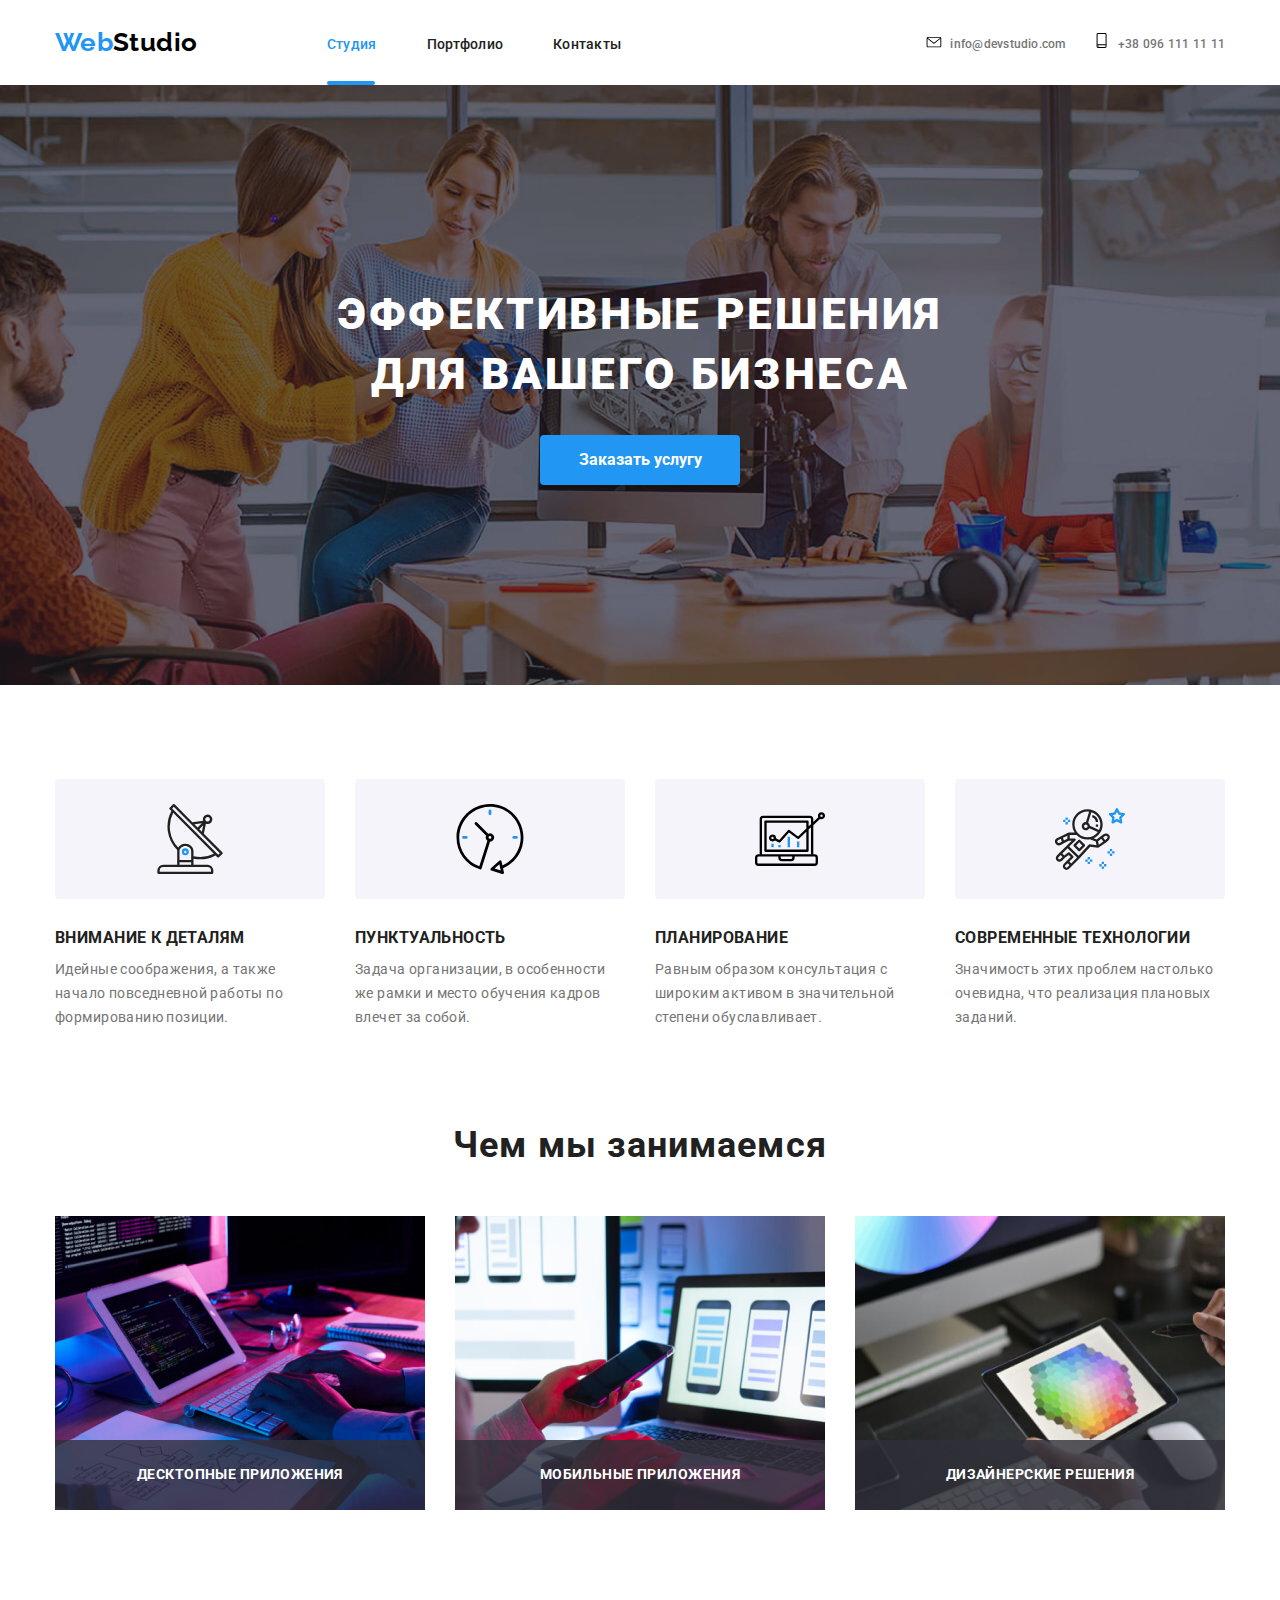
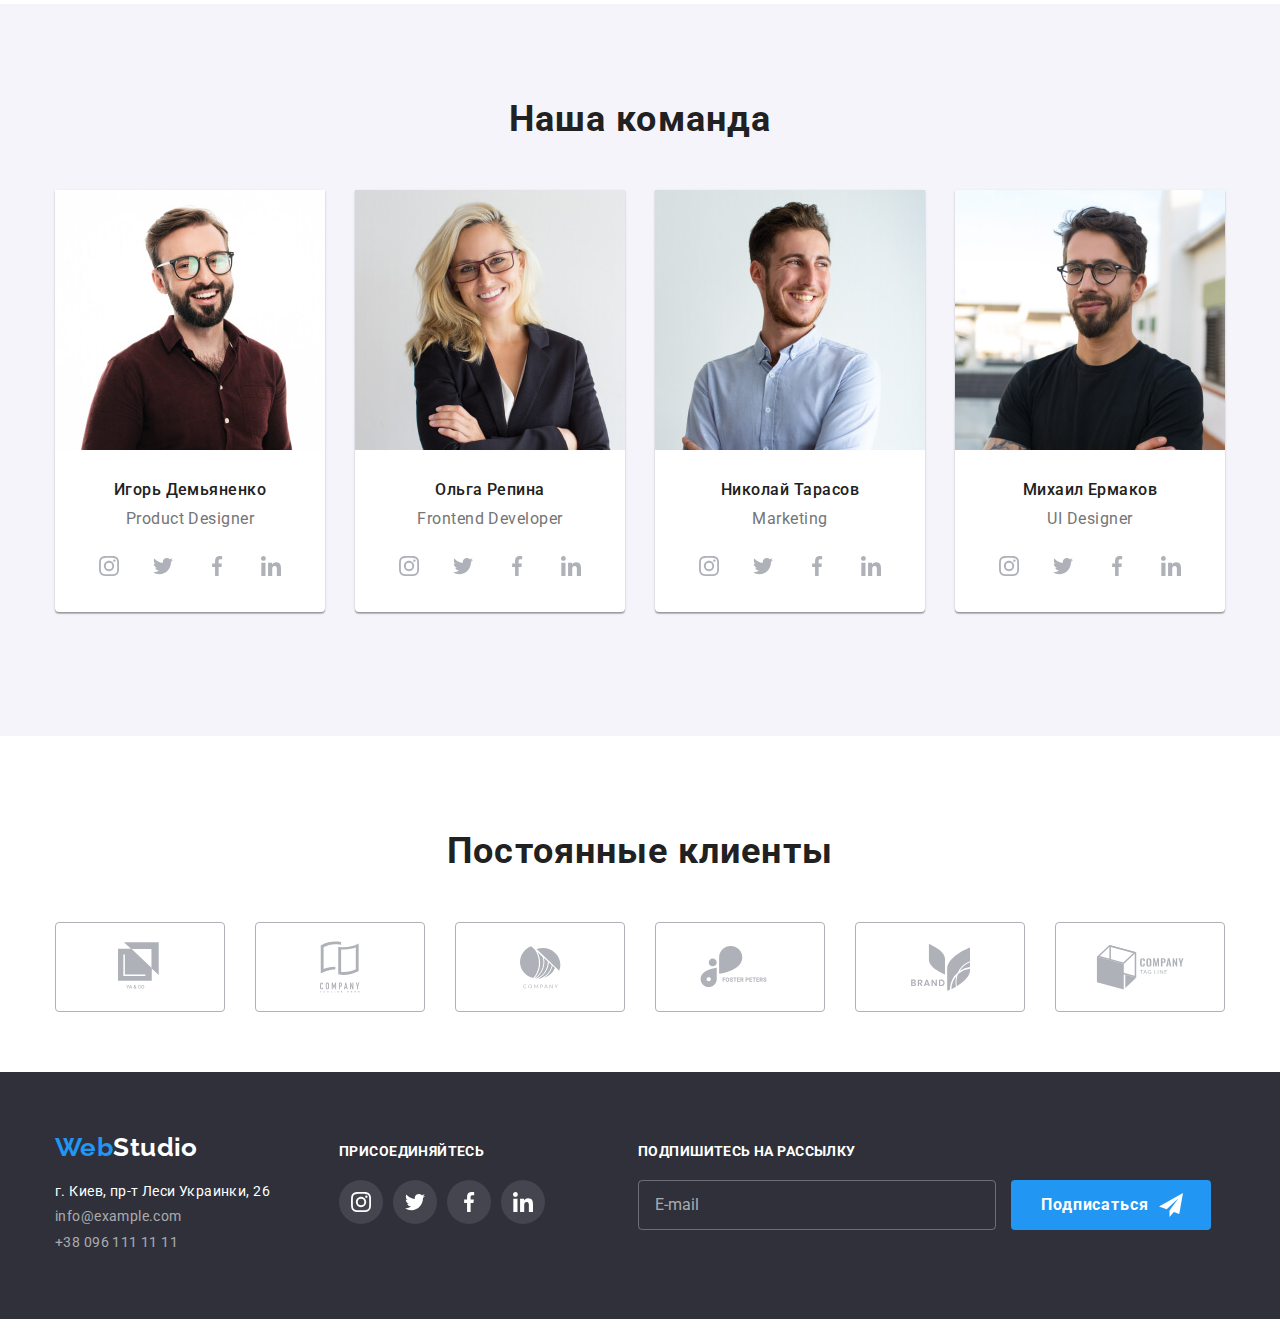
<file: index.html>
<!DOCTYPE html>
<html lang="ru">
  <head>
    <meta charset="UTF-8" />
    <meta name="viewport" content="width=device-width, initial-scale=1.0" />
    <title>Веб Студия</title>
    <link
      href="https://fonts.googleapis.com/css2?family=Raleway:wght@700&family=Roboto:wght@400;500;700;900&display=swap"
      rel="stylesheet"
    />
    <link rel="stylesheet" href="./css/main.min.css" />
  </head>
  <body>
    <!-- Шапка сайта -->
    <header class="header">
      <div class="container">
        <a class="logo link" href="./index.html" lang="en"
          ><span class="logo-blue-word link">Web</span>Studio</a
        >
        <button
          type="button"
          class="menu-btn"
          aria-expanded="false"
          aria-controls="menu-container"
          data-menu-button
        >
          <svg class="btn-icon" width="20px" height="20px">
            <use
              class="icon-open"
              href="./images/sprite.svg#burger-icon-menu"
            ></use>
            <use
              class="icon-close"
              href="./images/sprite.svg#close-icon-menu"
            ></use>
          </svg>
        </button>
        <div class="menu-container" data-menu>
          <nav class="navigation">
            <ul class="navigation-list list">
              <li class="navigation-list-item current-main">
                <a class="navigation-list-link link" href="./index.html"
                  >Студия</a
                >
              </li>
              <li class="navigation-list-item">
                <a class="navigation-list-link link" href="./portfolio.html"
                  >Портфолио</a
                >
              </li>
              <li class="navigation-list-item">
                <a class="navigation-list-link link" href="">Контакты</a>
              </li>
            </ul>
          </nav>
          <address class="header-contacts">
            <ul class="header-contacts-list list">
              <li class="header-contacts-list-item">
                <a class="header-mail link" href="mailto:info@devstudio.com">
                  <svg
                    class="header-address-icons-svg"
                    width="16px"
                    height="12px"
                  >
                    <use href="./images/sprite.svg#icon-envelope"></use>
                  </svg>
                  info@devstudio.com
                </a>
              </li>
              <li class="header-contacts-list-item">
                <a class="header-phone link" href="tel:+380961111111">
                  <svg
                    class="header-address-icons-svg"
                    width="10px"
                    height="16px"
                  >
                    <use href="./images/sprite.svg#icon-smartphone"></use>
                  </svg>
                  +38 096 111 11 11</a
                >
              </li>
            </ul>
          </address>
        </div>

        <div class="header-tablet-desktop">
          <nav class="navigation">
            <ul class="navigation-list list">
              <li class="navigation-list-item current-main">
                <a class="navigation-list-link link" href="./index.html"
                  >Студия</a
                >
              </li>
              <li class="navigation-list-item">
                <a class="navigation-list-link link" href="./portfolio.html"
                  >Портфолио</a
                >
              </li>
              <li class="navigation-list-item">
                <a class="navigation-list-link link" href="">Контакты</a>
              </li>
            </ul>
          </nav>
          <address class="header-contacts">
            <ul class="header-contacts-list list">
              <li class="header-contacts-list-item">
                <a class="header-mail link" href="mailto:info@devstudio.com">
                  <svg
                    class="header-address-icons-svg"
                    width="16px"
                    height="11px"
                  >
                    <use href="./images/sprite.svg#icon-envelope"></use></svg>info@devstudio.com</a>
              </li>
              <li class="header-contacts-list-item">
                <a class="header-phone link" href="tel:+380961111111">
                  <svg
                    class="header-address-icons-svg"
                    width="11px"
                    height="15px"
                  >
                    <use href="./images/sprite.svg#icon-smartphone"></use>
                  </svg>
                  +38 096 111 11 11</a
                >
              </li>
            </ul>
          </address>
        </div>
      </div>
    </header>
    <main class="main">
      <!-- Секция герой -->
      <section class="hero-section overlay">
        <div>
          <h1 class="hero-header">
            Эффективные решения<br />для вашего бизнеса
          </h1>
          <button
            data-modal-open
            class="hero-modal-btn"
            type="button data-modal-open"
          >
            Заказать услугу
          </button>
        </div>
      </section>
      <!-- Наши преимущества -->
      <section class="benefits-section">
        <div class="container">
          <h2 hidden>Наши преимущества</h2>
          <ul class="benefits-list list">
            <li class="benefits-list-item">
              <div class="benefits-list-item-img">
                <svg class="benefits-item-svg">
                  <use href="./images/sprite.svg#icon-antenna"></use>
                </svg>
              </div>
              <h3 class="subtitle">Внимание к деталям</h3>
              <p class="benefits-description">
                Идейные соображения, а также начало повседневной работы по
                формированию позиции.
              </p>
            </li>
            <li class="benefits-list-item">
              <div class="benefits-list-item-img">
                <svg class="benefits-item-svg">
                  <use href="./images/sprite.svg#icon-clock"></use>
                </svg>
              </div>
              <h3 class="subtitle">Пунктуальность</h3>
              <p class="benefits-description">
                Задача организации, в особенности же рамки и место обучения
                кадров влечет за собой.
              </p>
            </li>
            <li class="benefits-list-item">
              <div class="benefits-list-item-img">
                <svg class="benefits-item-svg">
                  <use href="./images/sprite.svg#icon-diagram"></use>
                </svg>
              </div>
              <h3 class="subtitle">Планирование</h3>
              <p class="benefits-description">
                Равным образом консультация с широким активом в значительной
                степени обуславливает.
              </p>
            </li>
            <li class="benefits-list-item">
              <div class="benefits-list-item-img">
                <svg class="benefits-item-svg">
                  <use href="./images/sprite.svg#icon-astronaut"></use>
                </svg>
              </div>
              <h3 class="subtitle">Современные технологии</h3>
              <p class="benefits-description">
                Значимость этих проблем настолько очевидна, что реализация
                плановых заданий.
              </p>
            </li>
          </ul>
        </div>
      </section>
      <!-- Чем мы занимаемся -->
      <section class="operations">
        <div class="container">
          <h2 class="title">Чем мы занимаемся</h2>
          <ul class="operations-list list">
            <li class="operations-list-item">
              <img
                class="operations-list-item-img"
                alt="Фото человека, пишущего код приложения"
                src="./images/what-we-do/what-we-do-1.jpg"
                srcset="
                  ./images/what-we-do/what-we-do-1@2x.jpg 2x,
                  ./images/what-we-do/what-we-do-1@3x.jpg 3x
                "
                width="370"
                height="294"
              />
              <p class="subtitle">Десктопные приложения</p>
            </li>
            <li class="operations-list-item">
              <img
                class="operations-list-item-img"
                alt="Фото человека с телефоном в руке"
                src="./images/what-we-do/what-we-do-2.jpg"
                srcset="
                  ./images/what-we-do/what-we-do-2@2x.jpg 2x,
                  ./images/what-we-do/what-we-do-2@3x.jpg 3x
                "
                width="370"
                height="294"
              />
              <p class="subtitle">Мобильные приложения</p>
            </li>
            <li class="operations-list-item">
              <img
                class="operations-list-item-img"
                alt="Фото планшета с изображением палитры"
                src="./images/what-we-do/what-we-do-3.jpg"
                srcset="
                  ./images/what-we-do/what-we-do-3@2x.jpg 2x,
                  ./images/what-we-do/what-we-do-3@3x.jpg 3x
                "
                width="370"
                height="294"
              />
              <p class="subtitle">Дизайнерские решения</p>
            </li>
          </ul>
        </div>
      </section>
      <!-- Наша команда -->
      <section class="team">
        <div class="container">
          <h2 class="title">Наша команда</h2>
          <ul class="team-list list">
            <li class="team-list-items">
              <picture>
                <source
                  srcset="
                    ./images/our-team/mobile/team-mobile-1.jpg    1x,
                    ./images/our-team/mobile/team-mobile-1@2x.jpg 2x,
                    ./images/our-team/mobile/team-mobile-1@3x.jpg 3x
                  "
                  class="team-list-item-img"
                  alt="Фото Игорь Демьяненко"
                  media="(max-width: 767px)"
                />

                <source
                  srcset="
                    ./images/our-team/tablet/team-tablet-1.jpg    1x,
                    ./images/our-team/tablet/team-tablet-1@2x.jpg 2x,
                    ./images/our-team/tablet/team-tablet-1@3x.jpg 3x
                  "
                  class="team-list-item-img"
                  alt="Фото Игорь Демьяненко"
                  media="(max-width:1199px)"
                />

                <source
                  srcset="
                    ./images/our-team/desktop/team-desktop-1.jpg    1x,
                    ./images/our-team/desktop/team-desktop-1@2x.jpg 2x,
                    ./images/our-team/desktop/team-desktop-1@3x.jpg 3x
                  "
                  class="team-list-item-img"
                  alt="Фото Игорь Демьяненко"
                  media="(min-width:1200px)"
                />

                <img
                  src="./images/our-team/desktop/team-desktop-1.jpg"
                  alt="Фото Игорь Демьяненко"
                  max-width="100%"
                />
              </picture>

              <h3 class="team-member">Игорь Демьяненко</h3>
              <p class="team-position" lang="en">Product Designer</p>
              <address class="team-address">
                <ul class="team-address-list list">
                  <li class="team-address-list-item">
                    <a
                      class="team-social-link link"
                      href=""
                      aria-label="иконка инстаграма"
                    >
                      <svg class="team-social-icons">
                        <use
                          href="./images/sprite.svg#icon-instagram-team"
                        ></use>
                      </svg>
                    </a>
                  </li>
                  <li class="team-address-list-item">
                    <a
                      class="team-social-link link"
                      href=""
                      aria-label="иконка твиттера"
                    >
                      <svg class="team-social-icons">
                        <use href="./images/sprite.svg#icon-twitter-team"></use>
                      </svg>
                    </a>
                  </li>
                  <li class="team-address-list-item">
                    <a
                      class="team-social-link link"
                      href=""
                      aria-label="иконка фейсбука"
                    >
                      <svg class="team-social-icons">
                        <use
                          href="./images/sprite.svg#icon-facebook-team"
                        ></use>
                      </svg>
                    </a>
                  </li>
                  <li class="team-address-list-item">
                    <a
                      class="team-social-link link"
                      href=""
                      aria-label="иконка линкедина"
                    >
                      <svg class="team-social-icons">
                        <use
                          href="./images/sprite.svg#icon-linkedin-team"
                        ></use>
                      </svg>
                    </a>
                  </li>
                </ul>
              </address>
            </li>
            <li class="team-list-items">
              <picture>
                <source
                  srcset="
                    ./images/our-team/mobile/team-mobile-2.jpg    1x,
                    ./images/our-team/mobile/team-mobile-2@2x.jpg 2x,
                    ./images/our-team/mobile/team-mobile-2@3x.jpg 3x
                  "
                  class="team-list-item-img"
                  alt="Фото Ольги Репиной"
                  media="(max-width: 767px)"
                />

                <source
                  srcset="
                    ./images/our-team/tablet/team-tablet-2.jpg    1x,
                    ./images/our-team/tablet/team-tablet-2@2x.jpg 2x,
                    ./images/our-team/tablet/team-tablet-2@3x.jpg 3x
                  "
                  class="team-list-item-img"
                  alt="Фото Фото Ольги Репиной"
                  media="(max-width:1199px)"
                />

                <source
                  srcset="
                    ./images/our-team/desktop/team-desktop-2.jpg    1x,
                    ./images/our-team/desktop/team-desktop-2@2x.jpg 2x,
                    ./images/our-team/desktop/team-desktop-2@3x.jpg 3x
                  "
                  class="team-list-item-img"
                  alt="Фото Фото Ольги Репиной"
                  media="(min-width:1200px)"
                />

                <img
                  src="./images/our-team/mdesktop/team-desktop-2.jpg"
                  alt="Фото Фото Ольги Репиной"
                  max-width="100%"
                />
              </picture>
              <h3 class="team-member">Ольга Репина</h3>
              <p class="team-position" lang="en">Frontend Developer</p>
              <address class="team-address">
                <ul class="team-address-list list">
                  <li class="team-address-list-item">
                    <a
                      class="team-social-link link"
                      href=""
                      aria-label="иконка инстаграма"
                    >
                      <svg class="team-social-icons">
                        <use
                          href="./images/sprite.svg#icon-instagram-team"
                        ></use>
                      </svg>
                    </a>
                  </li>
                  <li class="team-address-list-item">
                    <a
                      class="team-social-link link"
                      href=""
                      aria-label="иконка твиттера"
                    >
                      <svg class="team-social-icons">
                        <use href="./images/sprite.svg#icon-twitter-team"></use>
                      </svg>
                    </a>
                  </li>
                  <li class="team-address-list-item">
                    <a
                      class="team-social-link link"
                      href=""
                      aria-label="иконка фейсбука"
                    >
                      <svg class="team-social-icons">
                        <use
                          href="./images/sprite.svg#icon-facebook-team"
                        ></use>
                      </svg>
                    </a>
                  </li>
                  <li class="team-address-list-item">
                    <a
                      class="team-social-link link"
                      href=""
                      aria-label="иконка линкедина"
                    >
                      <svg class="team-social-icons">
                        <use
                          href="./images/sprite.svg#icon-linkedin-team"
                        ></use>
                      </svg>
                    </a>
                  </li>
                </ul>
              </address>
            </li>
            <li class="team-list-items">
              <picture>
                <source
                  srcset="
                    ./images/our-team/mobile/team-mobile-3.jpg    1x,
                    ./images/our-team/mobile/team-mobile-3@2x.jpg 2x,
                    ./images/our-team/mobile/team-mobile-3@3x.jpg 3x
                  "
                  class="team-list-item-img"
                  alt="Фото Николай Тарасов"
                  media="(max-width: 767px)"
                />

                <source
                  srcset="
                    ./images/our-team/tablet/team-tablet-3.jpg    1x,
                    ./images/our-team/tablet/team-tablet-3@2x.jpg 2x,
                    ./images/our-team/tablet/team-tablet-3@3x.jpg 3x
                  "
                  class="team-list-item-img"
                  alt="Фото Фото Николай Тарасов"
                  media="(max-width:1199px)"
                />

                <source
                  srcset="
                    ./images/our-team/desktop/team-desktop-3.jpg    1x,
                    ./images/our-team/desktop/team-desktop-3@2x.jpg 2x,
                    ./images/our-team/desktop/team-desktop-3@3x.jpg 3x
                  "
                  class="team-list-item-img"
                  alt="Фото Фото Николай Тарасов"
                  media="(min-width:1200px)"
                />

                <img
                  src="./images/our-team/desktop/team-desktop-2.jpg"
                  alt="Фото Фото Николай Тарасов"
                  max-width="100%"
                />
              </picture>
              <h3 class="team-member">Николай Тарасов</h3>
              <p class="team-position" lang="en">Marketing</p>
              <address class="team-address">
                <ul class="team-address-list list">
                  <li class="team-address-list-item">
                    <a
                      class="team-social-link link"
                      href=""
                      aria-label="иконка инстаграма"
                    >
                      <svg class="team-social-icons">
                        <use
                          href="./images/sprite.svg#icon-instagram-team"
                        ></use>
                      </svg>
                    </a>
                  </li>
                  <li class="team-address-list-item">
                    <a
                      class="team-social-link link"
                      href=""
                      aria-label="иконка твиттера"
                    >
                      <svg class="team-social-icons">
                        <use href="./images/sprite.svg#icon-twitter-team"></use>
                      </svg>
                    </a>
                  </li>
                  <li class="team-address-list-item">
                    <a
                      class="team-social-link link"
                      href=""
                      aria-label="иконка фейсбука"
                    >
                      <svg class="team-social-icons">
                        <use
                          href="./images/sprite.svg#icon-facebook-team"
                        ></use>
                      </svg>
                    </a>
                  </li>
                  <li class="team-address-list-item">
                    <a
                      class="team-social-link link"
                      href=""
                      aria-label="иконка линкедина"
                    >
                      <svg class="team-social-icons">
                        <use
                          href="./images/sprite.svg#icon-linkedin-team"
                        ></use>
                      </svg>
                    </a>
                  </li>
                </ul>
              </address>
            </li>
            <li class="team-list-items">
              <picture>
                <source
                  srcset="
                    ./images/our-team/mobile/team-mobile-4.jpg    1x,
                    ./images/our-team/mobile/team-mobile-4@2x.jpg 2x,
                    ./images/our-team/mobile/team-mobile-4@3x.jpg 3x
                  "
                  class="team-list-item-img"
                  alt="Фото Михаил Ермаков"
                  media="(max-width: 767px)"
                />

                <source
                  srcset="
                    ./images/our-team/tablet/team-tablet-4.jpg    1x,
                    ./images/our-team/tablet/team-tablet-4@2x.jpg 2x,
                    ./images/our-team/tablet/team-tablet-4@3x.jpg 3x
                  "
                  class="team-list-item-img"
                  alt="Фото Фото Михаил Ермаков"
                  media="(max-width:1199px)"
                />

                <source
                  srcset="
                    ./images/our-team/desktop/team-desktop-4.jpg    1x,
                    ./images/our-team/desktop/team-desktop-4@2x.jpg 2x,
                    ./images/our-team/desktop/team-desktop-4@3x.jpg 3x
                  "
                  class="team-list-item-img"
                  alt="Фото Фото Михаил Ермаков"
                  media="(min-width:1200px)"
                />

                <img
                  src="./images/our-team/desktop/team-desktop-4.jpg"
                  alt="Фото Фото Михаил Ермаков"
                  max-width="100%"
                />
              </picture>
              <h3 class="team-member">Михаил Ермаков</h3>
              <p class="team-position" lang="en">UI Designer</p>
              <address class="team-address">
                <ul class="team-address-list list">
                  <li class="team-address-list-item">
                    <a
                      class="team-social-link link"
                      href=""
                      aria-label="иконка инстаграма"
                    >
                      <svg class="team-social-icons">
                        <use
                          href="./images/sprite.svg#icon-instagram-team"
                        ></use>
                      </svg>
                    </a>
                  </li>
                  <li class="team-address-list-item">
                    <a
                      class="team-social-link link"
                      href=""
                      aria-label="иконка твиттера"
                    >
                      <svg class="team-social-icons">
                        <use href="./images/sprite.svg#icon-twitter-team"></use>
                      </svg>
                    </a>
                  </li>
                  <li class="team-address-list-item">
                    <a
                      class="team-social-link link"
                      href=""
                      aria-label="иконка фейсбука"
                    >
                      <svg class="team-social-icons">
                        <use
                          href="./images/sprite.svg#icon-facebook-team"
                        ></use>
                      </svg>
                    </a>
                  </li>
                  <li class="team-address-list-item">
                    <a
                      class="team-social-link link"
                      href=""
                      aria-label="иконка линкедина"
                    >
                      <svg class="team-social-icons">
                        <use
                          href="./images/sprite.svg#icon-linkedin-team"
                        ></use>
                      </svg>
                    </a>
                  </li>
                </ul>
              </address>
            </li>
          </ul>
        </div>
      </section>

      <!-- Постоянные клиенты -->
      <section class="clients">
        <div class="container">
          <h2 class="title">Постоянные клиенты</h2>
          <ul class="clients-list list">
            <li class="clients-list-item">
              <a class="clients-list-item-link link" href="">
                <svg class="partners-icons" width="45" height="50">
                  <use href="./images/sprite.svg#icon-logo-clients-1"></use>
                </svg>
              </a>
            </li>
            <li class="clients-list-item">
              <a class="clients-list-item-link link" href="">
                <svg class="partners-icons" width="40" height="52">
                  <use href="./images/sprite.svg#icon-logo-clients-2"></use>
                </svg>
              </a>
            </li>
            <li class="clients-list-item">
              <a class="clients-list-item-link link" href="">
                <svg class="partners-icons" width="41" height="43">
                  <use href="./images/sprite.svg#icon-logo-clients-3"></use>
                </svg>
              </a>
            </li>
            <li class="clients-list-item">
              <a class="clients-list-item-link link" href="">
                <svg class="partners-icons" width="80" height="42">
                  <use href="./images/sprite.svg#icon-logo-clients-4"></use>
                </svg>
              </a>
            </li>
            <li class="clients-list-item">
              <a class="clients-list-item-link link" href="">
                <svg class="partners-icons" width="59" height="47">
                  <use href="./images/sprite.svg#icon-logo-clients-5"></use>
                </svg>
              </a>
            </li>
            <li class="clients-list-item">
              <a class="clients-list-item-link link" href="">
                <svg class="partners-icons" width="89" height="45">
                  <use href="./images/sprite.svg#icon-logo-clients-6"></use>
                </svg>
              </a>
            </li>
          </ul>
        </div>
      </section>
    </main>
    <!-- Подвал -->
    <footer class="footer">
      <div class="container">
        <div class="footer-address-container">
          <a class="logo link" href="./index.html" lang="en">
            <span class="logo-blue-word link">Web</span>Studio</a
          >
          <address class="footer-address">
            <ul class="footer-address-list list">
              <li class="footer-address-list-item">
                <a class="footer-street-address link" href=""
                  >г. Киев, пр-т Леси Украинки, 26</a
                >
              </li>
              <li class="footer-address-list-item">
                <a class="footer-mail link" href="mailto:info@example.com"
                  >info@example.com</a
                >
              </li>
              <li class="footer-address-list-item">
                <a class="footer-phone link" href="tel:+380961111111"
                  >+38 096 111 11 11</a
                >
              </li>
            </ul>
          </address>
        </div>
        <div class="footer-container">
          <p class="subtitle">присоединяйтесь</p>
          <ul class="footer-social-list list">
            <li class="footer-social-list-items">
              <a
                class="footer-social-link link"
                href=""
                aria-label="иконка инстаграма"
              >
                <svg class="footer-social-icons">
                  <use href="./images/sprite.svg#icon-instagram-footer"></use>
                </svg>
              </a>
            </li>
            <li class="footer-social-list-items">
              <a
                class="footer-social-link link"
                href=""
                aria-label="иконка твиттера"
              >
                <svg class="footer-social-icons">
                  <use href="./images/sprite.svg#icon-twitter-footer"></use>
                </svg>
              </a>
            </li>
            <li class="footer-social-list-items">
              <a
                class="footer-social-link link"
                href=""
                aria-label="иконка фейсбука"
              >
                <svg class="footer-social-icons">
                  <use href="./images/sprite.svg#icon-facebook-footer"></use>
                </svg>
              </a>
            </li>
            <li class="footer-social-list-items">
              <a
                class="footer-social-link link"
                href=""
                aria-label="иконка линкедина"
              >
                <svg class="footer-social-icons">
                  <use href="./images/sprite.svg#icon-linkedin-footer"></use>
                </svg>
              </a>
            </li>
          </ul>
        </div>
        <div class="footer-container subscribe-container">
          <p class="subtitle">Подпишитесь на рассылку</p>
          <form action="#" method="GET" autocomplete="on" class="subscribe">
            <input
              class="footer-input"
              type="email"
              name="subscribers-email"
              placeholder="E-mail"
              required
            />
            <button class="footer-mdl-bttn" type="submit">
              Подписаться
              <svg class="footer-icon-send" width="24px" height="24px">
                <use href="./images/sprite.svg#footer-icon-send"></use>
              </svg>
            </button>
          </form>
        </div>
      </div>
    </footer>
    <!-- Модальное окно -->
    <div data-modal class="backdrop is-hidden">
      <form action="#" class="hero-btn-form">
        <h2 class="hero-btn-title">Оставьте свои данные, мы вам перезвоним</h2>
        <div class="hero-form-field">
          <input
            type="text"
            class="hero-form-input"
            name="user-name"
            id="user-name"
            placeholder=" "
            required
            minlength="2"
          />
          <label for="user-name" class="hero-form-label">Имя</label>
          <svg class="hero-form-label-svg" width="18" height="18">
            <use href="./images/sprite.svg#icon-person-form"></use>
          </svg>
        </div>
        <div class="hero-form-field">
          <input
            type="tel"
            class="hero-form-input"
            name="user-tel"
            id="user-tel"
            placeholder=" "
            pattern="[0-9]{10}"
            required
          />

          <label for="user-tel" class="hero-form-label">Телефон</label>
          <svg class="hero-form-label-svg" width="18" height="18">
            <use href="./images/sprite.svg#icon-phone-form"></use>
          </svg>
        </div>
        <div class="hero-form-field">
          <input
            type="email"
            class="hero-form-input"
            name="user-mail"
            id="user-mail"
            placeholder=" "
            required
          />

          <label for="user-mail" class="hero-form-label">Почта</label>
          <svg class="hero-form-label-svg" width="18" height="18">
            <use href="./images/sprite.svg#icon-email-form"></use>
          </svg>
        </div>
        <div class="hero-form-field">
          <textarea
            class="hero-form-input form-textarea"
            name="user-comment"
            id="user-comment-area"
            placeholder=" "
          ></textarea>
          <label for="user-comment-area" class="form-textarea-label"
            >Комментарий</label
          >
        </div>
        <div class="checkbox-div">
          <input
            type="checkbox"
            value="agree"
            name="checkbox-agree"
            id="checkbox-agree-id"
            class="checkbox-input-text"
            required
          />
          <label for="checkbox-agree-id" class="checkbox-text"
            >Соглашаюсь с рассылкой и принимаю
            <a class="checkbox-agree-link">Условия договора</a>
          </label>
        </div>
        <button class="hero-button-form" type="submit">Отправить</button>
        <button data-modal-close type="button" class="close-form-button">
          <svg class="close-form-svg" width="11" height="8">
            <use href="./images/sprite.svg#icon-close-button"></use>
          </svg>
        </button>
      </form>
    </div>

    <script src="./js/menu.js"></script>
    <script src="./js/modal.js"></script>
  </body>
</html>
</file>
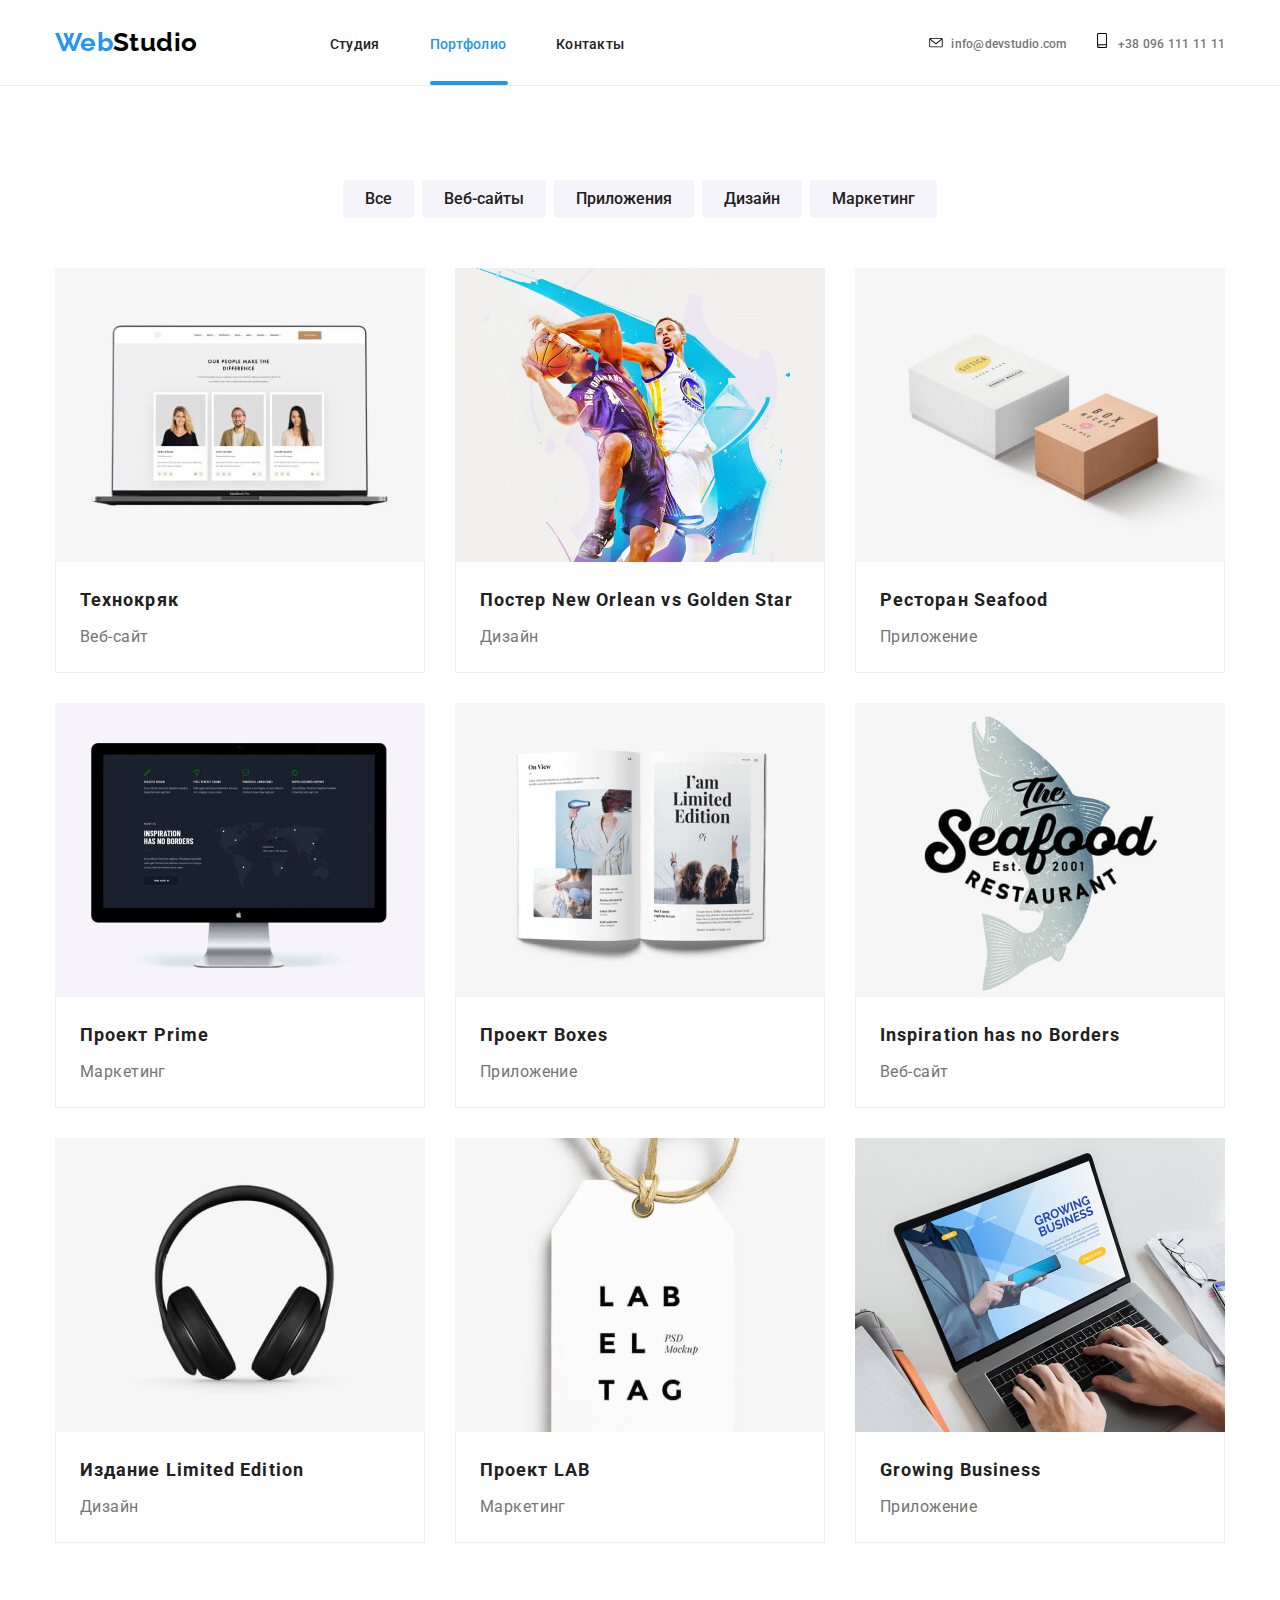
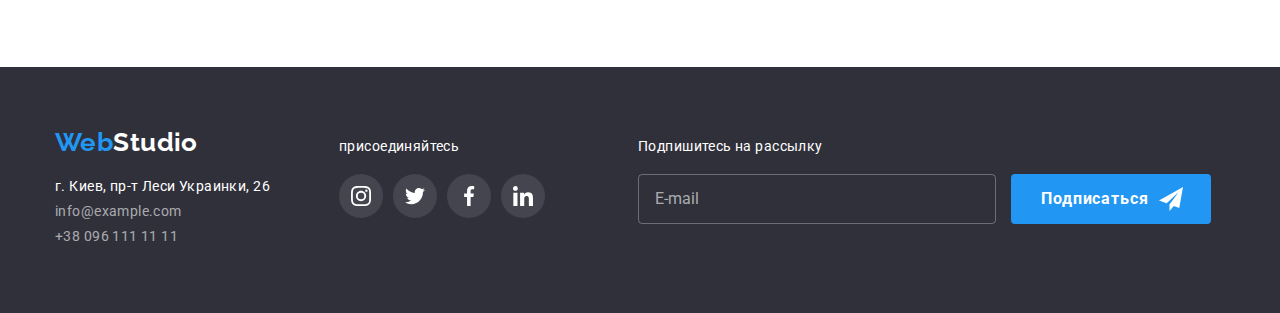
<file: portfolio.html>
<!DOCTYPE html>
<html lang="ru">
  <head>
    <meta charset="UTF-8" />
    <meta name="viewport" content="width=device-width, initial-scale=1.0" />
    <title>Веб Студия</title>
    <link
      href="https://fonts.googleapis.com/css2?family=Raleway:wght@700&family=Roboto:wght@400;500;700;900&display=swap"
      rel="stylesheet"
    />
    <link rel="stylesheet" href="./css/portfolio.min.css" />
  </head>

  <body>
    <!-- Шапка сайта -->
    <header class="header portfolio-header">
      <div class="container">
        <a class="logo link" href="./index.html" lang="en"
          ><span class="logo-blue-word link">Web</span>Studio</a
        >
        <button
          type="button"
          class="menu-btn"
          aria-expanded="false"
          aria-controls="menu-container"
          data-menu-button
        >
          <svg class="btn-icon" width="20px" height="20px">
            <use
              class="icon-open"
              href="./images/sprite.svg#burger-icon-menu"
            ></use>
            <use
              class="icon-close"
              href="./images/sprite.svg#close-icon-menu"
            ></use>
          </svg>
        </button>
        <div class="menu-container" data-menu>
          <nav class="navigation">
            <ul class="navigation-list list portfolio-page">
              <li class="navigation-list-item">
                <a class="navigation-list-link link" href="./index.html"
                  >Студия</a
                >
              </li>
              <li class="navigation-list-item current-main">
                <a class="navigation-list-link link" href="./portfolio.html"
                  >Портфолио</a
                >
              </li>
              <li class="navigation-list-item">
                <a class="navigation-list-link link" href="">Контакты</a>
              </li>
            </ul>
          </nav>
          <address class="header-contacts">
            <ul class="header-contacts-list list">
              <li class="header-contacts-list-item">
                <a class="header-mail link" href="mailto:info@devstudio.com">
                  <svg
                    class="header-address-icons-svg"
                    width="16px"
                    height="11px"
                  >
                    <use href="./images/sprite.svg#icon-envelope"></use>
                  </svg>
                  info@devstudio.com
                </a>
              </li>
              <li class="header-contacts-list-item">
                <a class="header-phone link" href="tel:+380961111111">
                  <svg
                    class="header-address-icons-svg"
                    width="10px"
                    height="15px"
                  >
                    <use href="./images/sprite.svg#icon-smartphone"></use>
                  </svg>
                  +38 096 111 11 11</a
                >
              </li>
            </ul>
          </address>
        </div>

        <div class="header-tablet-desktop">
          <nav class="navigation">
            <ul class="navigation-list list">
              <li class="navigation-list-item">
                <a class="navigation-list-link link" href="./index.html"
                  >Студия</a
                >
              </li>
              <li class="navigation-list-item current-portfolio">
                <a class="navigation-list-link link" href="./portfolio.html"
                  >Портфолио</a
                >
              </li>
              <li class="navigation-list-item">
                <a class="navigation-list-link link" href="">Контакты</a>
              </li>
            </ul>
          </nav>
          <address class="header-contacts">
            <ul class="header-contacts-list list">
              <li class="header-contacts-list-item">
                <a class="header-mail link" href="mailto:info@devstudio.com">
                  <svg
                    class="header-address-icons-svg"
                    width="14px"
                    height="10px"
                  >
                    <use href="./images/sprite.svg#icon-envelope"></use></svg
                  >info@devstudio.com</a
                >
              </li>
              <li class="header-contacts-list-item">
                <a class="header-phone link" href="tel:+380961111111">
                  <svg
                    class="header-address-icons-svg"
                    width="10px"
                    height="15px"
                  >
                    <use href="./images/sprite.svg#icon-smartphone"></use>
                  </svg>
                  +38 096 111 11 11</a
                >
              </li>
            </ul>
          </address>
        </div>
      </div>
    </header>
    <!-- Секция main -->
    <main class="portfolio-main">
      <div class="portfolio-buttons container">
        <h1 hidden>Примеры работ</h1>
        <ul class="btn-list list">
          <li class="btn-list-item">
            <button class="portfolio-modal-btn" type="button">Все</button>
          </li>
          <li class="btn-list-item">
            <button class="portfolio-modal-btn" type="button">Веб-сайты</button>
          </li>
          <li class="btn-list-item">
            <button class="portfolio-modal-btn" type="button">
              Приложения
            </button>
          </li>
          <li class="btn-list-item">
            <button class="portfolio-modal-btn" type="button">Дизайн</button>
          </li>
          <li class="btn-list-item">
            <button class="portfolio-modal-btn" type="button">Маркетинг</button>
          </li>
        </ul>
      </div>
      <!-- Примеры работ -->
      <section class="portfolio-examples">
        <div class="container">
          <ul class="portfolio-examples-list list">
            <li class="portfolio-examples-list-item">
              <div class="portfolio-image">
                <picture>
                  <source
                    srcset="
                      ./images/portfolio/mobile/portfolio-mobile-1.jpg 1x,
                      ./images/portfolio/mobile/portfolio-mobile-1@2x.jpg 2x,
                    "
                    class="portfolio-examples-image"
                    alt="Фото ноутбука с открытой страницей сайта Технокряк"
                    media="(max-width: 767px)"
                  />
                
                  <source
                    srcset="
                    ./images/portfolio/tablet/portfolio-tablet-1.jpg 1x,
                    ./images/portfolio/tablet/portfolio-tablet-1@2x.jpg 2x,
                  "
                    class="portfolio-examples-image"
                    alt="Фото ноутбука с открытой страницей сайта Технокряк"
                    media="(max-width:1199px)"
                  />
                
                  <source
                    srcset="
                    ./images/portfolio/desktop/portfolio-desktop-1.jpg 1x,
                    ./images/portfolio/desktop/portfolio-desktop-1@2x.jpg 2x,
                  "
                    class="portfolio-examples-image"
                    alt="Фото ноутбука с открытой страницей сайта Технокряк"
                    media="(min-width:1200px)"
                  />
                
                  <img
                    src="./images/portfolio/desktop/portfolio-desktop-1.jpg"
                    alt="Фото ноутбука с открытой страницей сайта Технокряк"
                    max-width="100%"
                  />
                </picture>
                <p class="overlay-portfolio-description">
                  Технокряк это современная площадка распространения
                  коронавируса. Компании используют эту платформу для цифрового
                  шпионажа и атак на защищённые сервера конкурентов.
                </p>
              </div>
              <div class="portfolio-item-description">
                <h2 class="portfolio-subtitle">Технокряк</h2>
                <p class="portfolio-type">Веб-сайт</p>
              </div>
            </li>
            <li class="portfolio-examples-list-item">
              <div class="portfolio-image">
                <picture>
                  <source
                    srcset="
                      ./images/portfolio/mobile/portfolio-mobile-2.jpg 1x,
                      ./images/portfolio/mobile/portfolio-mobile-2@2x.jpg 2x,
                    "
                    class="portfolio-examples-image"
                    alt="Изображение постера с двумя баскетболистами"
                    media="(max-width: 767px)"
                  />
                
                  <source
                    srcset="
                    ./images/portfolio/tablet/portfolio-tablet-2.jpg 1x,
                    ./images/portfolio/tablet/portfolio-tablet-2@2x.jpg 2x,
                  "
                    class="portfolio-examples-image"
                    alt="Изображение постера с двумя баскетболистами"
                    media="(max-width:1199px)"
                  />
                
                  <source
                    srcset="
                    ./images/portfolio/desktop/portfolio-desktop-2.jpg 1x,
                    ./images/portfolio/desktop/portfolio-desktop-2@2x.jpg 2x,
                  "
                    class="portfolio-examples-image"
                    alt="Изображение постера с двумя баскетболистами"
                    media="(min-width:1200px)"
                  />
                
                  <img
                    src="./images/portfolio/desktop/portfolio-desktop-2.jpg"
                    alt="Изображение постера с двумя баскетболистами"
                    max-width="100%"
                  />
                </picture>
                <p class="overlay-portfolio-description">
                  Lorem ipsum dolor sit amet consectetur, adipisicing elit.
                  Ullam voluptatibus quam ad aliquam perferendis, officia rem,
                  blanditiis, recusandae aliquid ratione in.
                </p>
              </div>
              <div class="portfolio-item-description">
                <h2 class="portfolio-subtitle">
                  Постер New Orlean vs Golden Star
                </h2>
                <p class="portfolio-type">Дизайн</p>
              </div>
            </li>
            <li class="portfolio-examples-list-item">
              <div class="portfolio-image">
                <picture>
                  <source
                    srcset="
                      ./images/portfolio/mobile/portfolio-mobile-3.jpg 1x,
                      ./images/portfolio/mobile/portfolio-mobile-3@2x.jpg 2x,
                    "
                    class="portfolio-examples-image"
                    alt="Логотип ресторана Сифуд"
                    media="(max-width: 767px)"
                  />
                
                  <source
                    srcset="
                    ./images/portfolio/tablet/portfolio-tablet-3.jpg 1x,
                    ./images/portfolio/tablet/portfolio-tablet-3@2x.jpg 2x,
                  "
                    class="portfolio-examples-image"
                    alt="Логотип ресторана Сифуд"
                    media="(max-width:1199px)"
                  />
                
                  <source
                    srcset="
                    ./images/portfolio/desktop/portfolio-desktop-3.jpg 1x,
                    ./images/portfolio/desktop/portfolio-desktop-3@2x.jpg 2x,
                  "
                    class="portfolio-examples-image"
                    alt="Логотип ресторана Сифуд"
                    media="(min-width:1200px)"
                  />
                
                  <img
                    src="./images/portfolio/desktop/portfolio-desktop-3.jpg"
                    alt="Логотип ресторана Сифуд"
                    max-width="100%"
                  />
                </picture>
                <p class="overlay-portfolio-description">
                  Lorem ipsum dolor sit amet consectetur adipisicing elit. Est
                  laboriosam deleniti debitis asperiores quia ipsa, dignissimos
                  sequi nesciunt quidem.
                </p>
              </div>
              <div class="portfolio-item-description">
                <h2 class="portfolio-subtitle">
                  Ресторан <span lang="en">Seafood</span>
                </h2>
                <p class="portfolio-type">Приложение</p>
              </div>
            </li>
            <li class="portfolio-examples-list-item">
              <div class="portfolio-image">
                <picture>
                  <source
                    srcset="
                      ./images/portfolio/mobile/portfolio-mobile-4.jpg 1x,
                      ./images/portfolio/mobile/portfolio-mobile-4@2x.jpg 2x,
                    "
                    class="portfolio-examples-image"
                    alt="Фото черных наушников"
                    media="(max-width: 767px)"
                  />
                
                  <source
                    srcset="
                    ./images/portfolio/tablet/portfolio-tablet-4.jpg 1x,
                    ./images/portfolio/tablet/portfolio-tablet-4@2x.jpg 2x,
                  "
                    class="portfolio-examples-image"
                    alt="Фото черных наушников"
                    media="(max-width:1199px)"
                  />
                
                  <source
                    srcset="
                    ./images/portfolio/desktop/portfolio-desktop-4.jpg 1x,
                    ./images/portfolio/desktop/portfolio-desktop-4@2x.jpg 2x,
                  "
                    class="portfolio-examples-image"
                    alt="Фото черных наушников"
                    media="(min-width:1200px)"
                  />
                
                  <img
                    src="./images/portfolio/desktop/portfolio-desktop-4.jpg"
                    alt="Фото черных наушников"
                    max-width="100%"
                  />
                </picture>
                <p class="overlay-portfolio-description">
                  Lorem ipsum dolor sit amet consectetur adipisicing elit.
                  Tempora dignissimos consequuntur hic beatae provident. Velit
                  explicabo nisi consequatur numquam vitae voluptas facere odit.
                </p>
              </div>
              <div class="portfolio-item-description">
                <h2 class="portfolio-subtitle">
                  Проект <span lang="en">Prime</span>
                </h2>
                <p class="portfolio-type">Маркетинг</p>
              </div>
            </li>
            <li class="portfolio-examples-list-item">
              <div class="portfolio-image">
                <picture>
                  <source
                    srcset="
                      ./images/portfolio/mobile/portfolio-mobile-5.jpg 1x,
                      ./images/portfolio/mobile/portfolio-mobile-5@2x.jpg 2x,
                    "
                    class="portfolio-examples-image"
                    alt="Фото двух коробок: белого и светло-коричневого цвета"
                    media="(max-width: 767px)"
                  />
                
                  <source
                    srcset="
                    ./images/portfolio/tablet/portfolio-tablet-5.jpg 1x,
                    ./images/portfolio/tablet/portfolio-tablet-5@2x.jpg 2x,
                  "
                    class="portfolio-examples-image"
                    alt="Фото двух коробок: белого и светло-коричневого цвета"
                    media="(max-width:1199px)"
                  />
                
                  <source
                    srcset="
                    ./images/portfolio/desktop/portfolio-desktop-5.jpg 1x,
                    ./images/portfolio/desktop/portfolio-desktop-5@2x.jpg 2x,
                  "
                    class="portfolio-examples-image"
                    alt="Фото двух коробок: белого и светло-коричневого цвета"
                    media="(min-width:1200px)"
                  />
                
                  <img
                    src="./images/portfolio/desktop/portfolio-desktop-5.jpg"
                    alt="Фото двух коробок: белого и светло-коричневого цвета"
                    max-width="100%"
                  />
                </picture>
                <p class="overlay-portfolio-description">
                  Lorem ipsum dolor sit amet consectetur, adipisicing elit.
                  Numquam alias repellat harum consequatur unde dolorem rem est?
                </p>
              </div>
              <div class="portfolio-item-description">
                <h2 class="portfolio-subtitle">Проект Boxes</h2>
                <p class="portfolio-type">Приложение</p>
              </div>
            </li>
            <li class="portfolio-examples-list-item">
              <div class="portfolio-image">
                <picture>
                  <source
                    srcset="
                      ./images/portfolio/mobile/portfolio-mobile-6.jpg 1x,
                      ./images/portfolio/mobile/portfolio-mobile-6@2x.jpg 2x,
                    "
                    class="portfolio-examples-image"
                    alt="Фото монитора"
                    media="(max-width: 767px)"
                  />
                
                  <source
                    srcset="
                    ./images/portfolio/tablet/portfolio-tablet-6.jpg 1x,
                    ./images/portfolio/tablet/portfolio-tablet-6@2x.jpg 2x,
                  "
                    class="portfolio-examples-image"
                    alt="Фото монитора"
                    media="(max-width:1199px)"
                  />
                
                  <source
                    srcset="
                    ./images/portfolio/desktop/portfolio-desktop-6.jpg 1x,
                    ./images/portfolio/desktop/portfolio-desktop-6@2x.jpg 2x,
                  "
                    class="portfolio-examples-image"
                    alt="Фото монитора"
                    media="(min-width:1200px)"
                  />
                
                  <img
                    src="./images/portfolio/desktop/portfolio-desktop-6.jpg"
                    alt="Фото монитора"
                    max-width="100%"
                  />
                </picture>
                <p class="overlay-portfolio-description">
                  Lorem ipsum dolor sit amet consectetur adipisicing elit. Fuga
                  odio, cumque consectetur odit, officia aspernatur sint
                  repellendus distinctio praesentium, nobis quis.
                </p>
              </div>
              <div class="portfolio-item-description">
                <h2 class="portfolio-subtitle" lang="en">
                  Inspiration has no Borders
                </h2>
                <p class="portfolio-type">Веб-сайт</p>
              </div>
            </li>
            <li class="portfolio-examples-list-item">
              <div class="portfolio-image">
                <picture>
                  <source
                    srcset="
                      ./images/portfolio/mobile/portfolio-mobile-7.jpg 1x,
                      ./images/portfolio/mobile/portfolio-mobile-7@2x.jpg 2x,
                    "
                    class="portfolio-examples-image"
                    alt="Фото раскрытого журнала Лимитед Эдишн"
                    media="(max-width: 767px)"
                  />
                
                  <source
                    srcset="
                    ./images/portfolio/tablet/portfolio-tablet-7.jpg 1x,
                    ./images/portfolio/tablet/portfolio-tablet-7@2x.jpg 2x,
                  "
                    class="portfolio-examples-image"
                    alt="Фото раскрытого журнала Лимитед Эдишн"
                    media="(max-width:1199px)"
                  />
                
                  <source
                    srcset="
                    ./images/portfolio/desktop/portfolio-desktop-7.jpg 1x,
                    ./images/portfolio/desktop/portfolio-desktop-7@2x.jpg 2x,
                  "
                    class="portfolio-examples-image"
                    alt="Фото раскрытого журнала Лимитед Эдишн"
                    media="(min-width:1200px)"
                  />
                
                  <img
                    src="./images/portfolio/desktop/portfolio-desktop-7.jpg"
                    alt="Фото раскрытого журнала Лимитед Эдишн"
                    max-width="100%"
                  />
                </picture>
                <p class="overlay-portfolio-description">
                  Lorem ipsum dolor sit amet, consectetur adipisicing elit.
                  Aliquam delectus ipsum consectetur autem assumenda, nobis
                  tempore vitae ratione?
                </p>
              </div>
              <div class="portfolio-item-description">
                <h2 class="portfolio-subtitle">
                  Издание <span lang="en">Limited Edition</span>
                </h2>
                <p class="portfolio-type">Дизайн</p>
              </div>
            </li>
            <li class="portfolio-examples-list-item">
              <div class="portfolio-image">
                <picture>
                  <source
                    srcset="
                      ./images/portfolio/mobile/portfolio-mobile-8.jpg 1x,
                      ./images/portfolio/mobile/portfolio-mobile-8@2x.jpg 2x,
                    "
                    class="portfolio-examples-image"
                    alt="Изображение белой бирки с логотипом проекта ЛАБ"
                    media="(max-width: 767px)"
                  />
                
                  <source
                    srcset="
                    ./images/portfolio/tablet/portfolio-tablet-8.jpg 1x,
                    ./images/portfolio/tablet/portfolio-tablet-8@2x.jpg 2x,
                  "
                    class="portfolio-examples-image"
                    alt="Изображение белой бирки с логотипом проекта ЛАБ"
                    media="(max-width:1199px)"
                  />
                
                  <source
                    srcset="
                    ./images/portfolio/desktop/portfolio-desktop-8.jpg 1x,
                    ./images/portfolio/desktop/portfolio-desktop-8@2x.jpg 2x,
                  "
                    class="portfolio-examples-image"
                    alt="Изображение белой бирки с логотипом проекта ЛАБ"
                    media="(min-width:1200px)"
                  />
                
                  <img
                    src="./images/portfolio/desktop/portfolio-desktop-8.jpg"
                    alt="Изображение белой бирки с логотипом проекта ЛАБ"
                    max-width="100%"
                  />
                </picture>
                <p class="overlay-portfolio-description">
                  Lorem ipsum dolor, sit amet consectetur adipisicing elit.
                  Molestiae vero ratione beatae! Placeat dolorum minima totam
                  commodi exercitationem labore est!
                </p>
              </div>
              <div class="portfolio-item-description">
                <h2 class="portfolio-subtitle">
                  Проект <span lang="en">LAB</span>
                </h2>
                <p class="portfolio-type">Маркетинг</p>
              </div>
            </li>
            <li class="portfolio-examples-list-item">
              <div class="portfolio-image">
                <picture>
                  <source
                    srcset="
                      ./images/portfolio/mobile/portfolio-mobile-9.jpg 1x,
                      ./images/portfolio/mobile/portfolio-mobile-9@2x.jpg 2x,
                    "
                    class="portfolio-examples-image"
                    alt="Фото открытого ноутбука"
                    media="(max-width: 767px)"
                  />
                
                  <source
                    srcset="
                    ./images/portfolio/tablet/portfolio-tablet-9.jpg 1x,
                    ./images/portfolio/tablet/portfolio-tablet-9@2x.jpg 2x,
                  "
                    class="portfolio-examples-image"
                    alt="Фото открытого ноутбука"
                    media="(max-width:1199px)"
                  />
                
                  <source
                    srcset="
                    ./images/portfolio/desktop/portfolio-desktop-9@2x.jpg 2x,
                    ./images/portfolio/desktop/portfolio-desktop-9.jpg 1x,
                  "
                    class="portfolio-examples-image"
                    alt="Фото открытого ноутбука"
                    media="(min-width:1200px)"
                  />
                
                  <img
                    src="./images/portfolio/mobile/portfolio-mobile-9.jpg"
                    alt="Фото открытого ноутбука"
                    max-width="100%"
                  />
                </picture>
                <p class="overlay-portfolio-description">
                  Lorem ipsum dolor sit amet consectetur adipisicing elit.
                  Recusandae itaque cumque quis, quae quia ullam nisi distinctio
                  tenetur mollitia!
                </p>
              </div>
              <div class="portfolio-item-description">
                <h2 class="portfolio-subtitle" lang="en">Growing Business</h2>
                <p class="portfolio-type">Приложение</p>
              </div>
            </li>
          </ul>
        </div>
      </section>
    </main>
    <!-- Подвал -->
    <footer class="footer">
      <div class="container">
        <div class="footer-address-container">
          <a class="logo link" href="./index.html" lang="en">
            <span class="logo-blue-word link">Web</span>Studio</a
          >
          <address class="footer-address">
            <ul class="footer-address-list list">
              <li class="footer-address-list-item">
                <a class="footer-street-address link" href=""
                  >г. Киев, пр-т Леси Украинки, 26</a
                >
              </li>
              <li class="footer-address-list-item">
                <a class="footer-mail link" href="mailto:info@example.com"
                  >info@example.com</a
                >
              </li>
              <li class="footer-address-list-item">
                <a class="footer-phone link" href="tel:+380961111111"
                  >+38 096 111 11 11</a
                >
              </li>
            </ul>
          </address>
        </div>
        <div class="footer-container">
          <p class="subtitle">присоединяйтесь</p>
          <ul class="footer-social-list list">
            <li class="footer-social-list-items">
              <a
                class="footer-social-link link"
                href=""
                aria-label="иконка инстаграма"
              >
                <svg class="footer-social-icons">
                  <use href="./images/sprite.svg#icon-instagram-footer"></use>
                </svg>
              </a>
            </li>
            <li class="footer-social-list-items">
              <a
                class="footer-social-link link"
                href=""
                aria-label="иконка твиттера"
              >
                <svg class="footer-social-icons">
                  <use href="./images/sprite.svg#icon-twitter-footer"></use>
                </svg>
              </a>
            </li>
            <li class="footer-social-list-items">
              <a
                class="footer-social-link link"
                href=""
                aria-label="иконка фейсбука"
              >
                <svg class="footer-social-icons">
                  <use href="./images/sprite.svg#icon-facebook-footer"></use>
                </svg>
              </a>
            </li>
            <li class="footer-social-list-items">
              <a
                class="footer-social-link link"
                href=""
                aria-label="иконка линкедина"
              >
                <svg class="footer-social-icons">
                  <use href="./images/sprite.svg#icon-linkedin-footer"></use>
                </svg>
              </a>
            </li>
          </ul>
        </div>
        <div class="footer-container subscribe-container">
          <p class="subtitle">Подпишитесь на рассылку</p>
          <form action="#" method="GET" autocomplete="on" class="subscribe">
            <input
              class="footer-input"
              type="email"
              name="subscribers-email"
              placeholder="E-mail"
              required
            />
            <button class="footer-mdl-bttn" type="submit">
              Подписаться
              <svg class="footer-icon-send" width="24px" height="24px">
                <use href="./images/sprite.svg#footer-icon-send"></use>
              </svg>
            </button>
          </form>
        </div>
      </div>
    </footer>

    <script src="./js/menu.js"></script>
  </body>
</html>
</file>
<file: css/main.min.css>
/*! normalize.css v8.0.1 | MIT License | github.com/necolas/normalize.css */html{line-height:1.15;-webkit-text-size-adjust:100%}body{margin:0}main{display:block}h1{font-size:2em;margin:0.67em 0}hr{box-sizing:content-box;height:0;overflow:visible}pre{font-family:monospace, monospace;font-size:1em}a{background-color:transparent}abbr[title]{border-bottom:none;text-decoration:underline;text-decoration:underline dotted}b,strong{font-weight:bolder}code,kbd,samp{font-family:monospace, monospace;font-size:1em}small{font-size:80%}sub,sup{font-size:75%;line-height:0;position:relative;vertical-align:baseline}sub{bottom:-0.25em}sup{top:-0.5em}img{border-style:none}button,input,optgroup,select,textarea{font-family:inherit;font-size:100%;line-height:1.15;margin:0}button,input{overflow:visible}button,select{text-transform:none}button,[type="button"],[type="reset"],[type="submit"]{-webkit-appearance:button}button::-moz-focus-inner,[type="button"]::-moz-focus-inner,[type="reset"]::-moz-focus-inner,[type="submit"]::-moz-focus-inner{border-style:none;padding:0}button:-moz-focusring,[type="button"]:-moz-focusring,[type="reset"]:-moz-focusring,[type="submit"]:-moz-focusring{outline:1px dotted ButtonText}fieldset{padding:0.35em 0.75em 0.625em}legend{box-sizing:border-box;color:inherit;display:table;max-width:100%;padding:0;white-space:normal}progress{vertical-align:baseline}textarea{overflow:auto}[type="checkbox"],[type="radio"]{box-sizing:border-box;padding:0}[type="number"]::-webkit-inner-spin-button,[type="number"]::-webkit-outer-spin-button{height:auto}[type="search"]{-webkit-appearance:textfield;outline-offset:-2px}[type="search"]::-webkit-search-decoration{-webkit-appearance:none}::-webkit-file-upload-button{-webkit-appearance:button;font:inherit}details{display:block}summary{display:list-item}template{display:none}[hidden]{display:none}html{box-sizing:border-box}*,*::before,*::after{box-sizing:inherit;margin:0;padding:0}.link{text-decoration:none}.list{list-style:none}.title{font-weight:bold;font-size:28px;line-height:1.18;text-align:center;margin-bottom:30px;letter-spacing:0.03em}@media screen and (min-width: 1200px){.title{margin-bottom:50px;font-size:36px;line-height:1.17}}body{background-color:#ffffff;font-family:"Roboto",sans-serif;font-size:14px;color:#212121;letter-spacing:0.03em}h1{margin:0}img{display:block;width:100%}.container{padding-left:15px;padding-right:15px;margin:0 auto}@media screen and (max-width: 479px){.container{width:100%}}@media screen and (min-width: 480px){.container{width:480px}}@media screen and (min-width: 768px){.container{width:768px}}@media screen and (min-width: 1200px){.container{width:1200px}}.backdrop{position:fixed;top:0;left:0;width:100%;height:100%;background-color:rgba(0,0,0,0.2);transition:opacity 250ms cubic-bezier(0.4, 0, 0.2, 1),visibility 250ms cubic-bezier(0.4, 0, 0.2, 1)}.backdrop.is-hidden{visibility:hidden;opacity:0;pointer-events:none}.hero-btn-form{position:relative;box-sizing:border-box;width:528px;padding-left:30px;padding-top:40px;padding-right:30px;padding-bottom:40px;background:#fff;box-shadow:0px 1px 3px rgba(0,0,0,0.12),0px 1px 1px rgba(0,0,0,0.14),0px 2px 1px rgba(0,0,0,0.2);border-radius:4px;margin-left:auto;margin-right:auto;top:12%}.hero-btn-title{margin:0;margin-bottom:30px;font-weight:bold;text-align:center;font-size:20px;letter-spacing:0.03em;color:#212121}.close-form-svg{fill:#000000;transition:fill 250ms cubic-bezier(0.4, 0, 0.2, 1)}.close-form-button:hover .close-form-svg{fill:#2196f3}.close-form-button{display:flex;width:30px;height:30px;border:1px solid rgba(0,0,0,0.1);border-radius:50%;justify-content:center;align-items:center;background-color:transparent;position:absolute;top:8px;right:8px}.close-form-button:hover{outline:none;cursor:pointer}.hero-form-field{margin-bottom:28px;position:relative}.hero-form-label{position:absolute;left:42px;top:12px;font-family:"Roboto",sans-serif;font-style:normal;font-weight:normal;font-size:12px;line-height:1.17;letter-spacing:0.01em;transition:transform 250ms cubic-bezier(0.4, 0, 0.2, 1);color:#757575}.hero-form-input:focus+.hero-form-label,.hero-form-input:not(:placeholder-shown)+.hero-form-label{color:#2196f3;font-family:"Roboto",sans-serif;font-style:normal;font-weight:normal;font-size:12px;line-height:1.16}.hero-form-input:focus+.hero-form-label,.hero-form-input:not(:placeholder-shown)+.hero-form-label{transform:translate(-30px, -30px)}.hero-form-label-svg{position:absolute;top:11px;left:16px;transition:fill 250ms cubic-bezier(0.4, 0, 0.2, 1)}.hero-form-input:focus ~ .hero-form-label-svg{fill:#2196f3}.hero-form-input:not(:placeholder-shown) ~ .hero-form-label-svg{fill:#2196f3}.hero-form-input{display:block;width:100%;height:40px;border:none;border:1px solid rgba(33,33,33,0.2);box-sizing:border-box;border-radius:4px;padding-left:42px;padding-top:11px;padding-bottom:11px;padding-right:11px;transition:border-color 250ms cubic-bezier(0.4, 0, 0.2, 1);outline:none}.hero-form-input:hover{cursor:pointer}.hero-form-input:focus,.hero-form-input:not(:placeholder-shown){border-color:#2196f3}.form-textarea{height:120px;padding-left:12px;resize:none;margin-bottom:20px}.form-textarea-label{position:absolute;left:12px;top:12px;font-family:"Roboto",sans-serif;font-style:normal;font-weight:normal;font-size:12px;line-height:1.16;letter-spacing:0.01em;transition:transform 250ms cubic-bezier(0.4, 0, 0.2, 1);color:#757575}.hero-form-input:focus+.form-textarea-label,.hero-form-input:not(:placeholder-shown)+.form-textarea-label{color:#2196f3;font-family:"Roboto",sans-serif;font-style:normal;font-weight:normal;font-size:12px;line-height:1.16}.hero-form-input:focus+.form-textarea-label,.hero-form-input:not(:placeholder-shown)+.form-textarea-label{transform:translateY(-30px)}.checkbox-div{display:flex;justify-content:center;flex-wrap:nowrap}.checkbox-text{font-weight:normal;font-size:12px;line-height:1.17;letter-spacing:0.03em;color:#757575;display:flex;align-items:center}.checkbox-text::before{content:"";display:inline-block;width:16px;height:15px;background-image:url(..//images/icon-check.svg);margin-right:7px;border:2px solid #212121;border-radius:2px}.checkbox-input-text:checked+.checkbox-text::before{background-color:#2196f3;border-color:#2196f3;background-origin:border-box;background-position:center;background-repeat:no-repeat}.checkbox-agree-link{text-decoration-line:underline;color:#2196f3;margin-left:5px}.checkbox-input-text{background-color:#212121;border-radius:2px;-webkit-appearance:none;margin-right:8.38px;appearance:none;position:absolute}.hero-button-form{width:200px;height:50px;font-weight:bold;font-size:16px;line-height:1.87;display:flex;align-items:center;justify-content:center;letter-spacing:0.06em;color:#fff;background-color:#2196f3;box-shadow:0px 4px 4px rgba(0,0,0,0.15);border-radius:4px;margin-top:32px;margin-left:auto;margin-right:auto;border-color:transparent;cursor:pointer}.hero-button-form:focus{outline:none}@media screen and (max-width: 479px){.hero-btn-form{width:100%;margin-right:0px;margin-left:0px}}@media screen and (min-width: 480px){.hero-btn-form{width:450px}.hero-btn-title{line-height:1.5}}@media screen and (min-width: 1200px){.hero-btn-form{width:528px}.hero-btn-title{line-height:1.15}.checkbox-text{font-size:14px;line-height:1.71}}.header .container{display:flex;align-items:center;justify-content:space-between;font-weight:500;font-size:18px;line-height:1.17;letter-spacing:0.02em}.logo,.logo-blue-word{font-family:"Raleway";font-weight:bold;color:#000000;font-size:24px;line-height:1.17}.logo-blue-word{color:#2196f3}.menu-btn{position:relative;z-index:100;width:40px;height:40px;background-color:transparent;border:none}.menu-btn.is-open .icon-close{display:block}.menu-btn.is-open .icon-open{display:none}.menu-btn:hover{outline:none;cursor:pointer}.icon-close{display:none}.btn-icon{fill:#000000;transition:fill 250ms cubic-bezier(0.4, 0, 0.2, 1)}.menu-btn:hover .btn-icon,.menu-btn:focus .btn-icon{fill:#2196f3}.header-contacts .link{color:#757575}.header-address-icons-svg{margin-right:8px;transition:fill 250ms cubic-bezier(0.4, 0, 0.2, 1)}.header-phone:hover .header-address-icons-svg,.header-phone:focus .header-address-icons-svg{fill:#2196f3;color:#2196f3}.header-mail:hover .header-address-icons-svg,.header-mail:focus .header-address-icons-svg{fill:#2196f3;color:#2196f3}.header-mail,.header-phone{font-style:normal;font-weight:500;font-size:18px;line-height:1.17;letter-spacing:0.02em;color:#212121;transition:color 250ms cubic-bezier(0.4, 0, 0.2, 1)}.header-mail:hover,.header-mail:focus,.header-phone:hover,.header-phone:focus{color:#2196f3}.navigation-list-link{font-weight:500;font-size:14px;line-height:1.14;letter-spacing:0.02em;color:#212121;transition:color 250ms cubic-bezier(0.4, 0, 0.2, 1)}.navigation-list-link:hover,.navigation-list-link:focus{color:#2196f3}@media screen and (max-width: 767px){.header-tablet-desktop{display:none}.navigation-list-link{font-size:18px;line-height:1.16}.menu-container{position:absolute;z-index:100;top:40px;right:0;width:100%;box-shadow:0px 4px 8px rgba(0,0,0,0.04),0px 2px 4px rgba(0,0,0,0.08),0px 1px 3px rgba(0,0,0,0.16);background-color:#fff;padding-top:60px;padding-bottom:60px;border-top:1px solid #ececec;transform:translateY(-150%);transition:transform 250ms cubic-bezier(0.4, 0, 0.2, 1)}.menu-container.is-open{transform:translateY(0)}.navigation-list-item:not(:last-child){margin-bottom:40px}.navigation-list{margin-bottom:60px;text-align:center}.header-contacts-list{text-align:center}.header-contacts-list-item:not(:last-child){margin-bottom:16px}.current-main .navigation-list-link{color:#2196f3}.current-main::after{display:block;content:"";margin-left:auto;margin-right:auto;margin-top:8px;width:61px;height:4px;background-color:#2196f3;border-radius:2px}.portfolio-page .current-main::after{width:95px}}@media screen and (min-width: 768px){.logo{margin-right:88px}.menu-btn{display:none}.menu-container{display:none}.header-tablet-desktop{display:flex;align-items:center}.header-tablet-desktop .navigation-list{display:flex;padding-left:0px;margin-bottom:0px}.header-tablet-desktop .navigation-list-item{padding-top:32px;padding-bottom:32px;margin-bottom:0px}.header-tablet-desktop .navigation-list:not(:last-child){margin-right:50px}.header-tablet-desktop .current-main .navigation-list-link,.header-tablet-desktop .current-portfolio .navigation-list-link{color:#2196f3}.header-tablet-desktop .current-main::after,.header-tablet-desktop .current-portfolio::after{position:absolute;display:block;content:"";margin-left:auto;margin-right:auto;margin-top:28px;width:48px;height:4px;background-color:#2196f3;border-radius:2px}.header-tablet-desktop .current-portfolio::after{width:78px}.navigation{display:flex;align-items:center;margin-right:84px}.navigation-list{display:flex;padding-left:0px}.navigation-list-item{padding-top:32px;padding-bottom:32px}.navigation-list-item:not(:last-child){margin-right:50px}.header-contacts-list{display:flex;flex-direction:column;align-items:baseline;padding-left:0px}.header-contacts-list-item{display:flex}.header-mail,.header-phone{font-size:12px;line-height:1.16}}@media screen and (min-width: 1200px){.logo{margin-right:93px}.logo,.logo-blue-word{font-size:26px;line-height:1.19}.navigation{margin-right:305px}.header-contacts-list{flex-direction:row}.header-contacts-list-item:not(:last-child){margin-right:30px}}.hero-section{margin-right:auto;margin-left:auto;padding-top:118px;padding-bottom:118px}.hero-header{margin-bottom:30px;font-weight:900;font-size:26px;line-height:1.62;text-align:center;letter-spacing:0.06em;text-transform:uppercase;color:#fff}.overlay{width:100%;margin:0 auto;background-image:linear-gradient(rgba(47,48,58,0.4), rgba(47,48,58,0.4)),url("../images/hero/hero-mobile.jpg");background-repeat:no-repeat;background-position:center;background-size:cover}@media screen and (min-device-pixel-ratio: 2), screen and (min-resolution: 192dpi), screen and (min-resolution: 2dppx), screen and (min-width: 480px){.overlay{background-image:linear-gradient(rgba(47,48,58,0.4), rgba(47,48,58,0.4)),url("../images/hero/hero-mobile@2x.jpg")}}@media screen and (min-device-pixel-ratio: 3), screen and (min-resolution: 288dpi), screen and (min-resolution: 3dppx), screen and (min-width: 480px){.overlay{background-image:linear-gradient(rgba(47,48,58,0.4), rgba(47,48,58,0.4)),url("../images/hero/hero-mobile@3x.jpg")}}@media screen and (min-width: 768px){.overlay{background-image:linear-gradient(rgba(47,48,58,0.4), rgba(47,48,58,0.4)),url("../images/hero/hero-tablet.jpg")}}@media screen and (min-device-pixel-ratio: 2), screen and (min-resolution: 192dpi), screen and (min-resolution: 2dppx), screen and (min-width: 768px){.overlay{background-image:linear-gradient(rgba(47,48,58,0.4), rgba(47,48,58,0.4)),url("../images/hero/hero-tablet@2x.jpg")}}@media screen and (min-device-pixel-ratio: 3), screen and (min-resolution: 288dpi), screen and (min-resolution: 3dppx), screen and (min-width: 768px){.overlay{background-image:linear-gradient(rgba(47,48,58,0.4), rgba(47,48,58,0.4)),url("../images/hero/hero-tablet@3x.jpg")}}@media screen and (min-width: 1200px){.overlay{height:600px;max-width:1600px;background-image:linear-gradient(rgba(47,48,58,0.4), rgba(47,48,58,0.4)),url("../images/hero/hero-computer.jpg")}.hero-header{font-size:44px;line-height:1.36}.hero-section{padding-top:200px;padding-bottom:200px}}@media screen and (min-device-pixel-ratio: 2), screen and (min-resolution: 192dpi), screen and (min-resolution: 2dppx), screen and (min-width: 1200px){.overlay{background-image:linear-gradient(rgba(47,48,58,0.4), rgba(47,48,58,0.4)),url("../images/hero/hero-computer@2x.jpg")}}@media screen and (min-device-pixel-ratio: 3), screen and (min-resolution: 288dpi), screen and (min-resolution: 3dppx), screen and (min-width: 1200px){.overlay{background-image:linear-gradient(rgba(47,48,58,0.4), rgba(47,48,58,0.4)),url("../images/hero/hero-computer@3x.jpg")}}.hero-modal-btn{width:200px;height:50px;margin-right:auto;margin-left:auto;font-weight:bold;font-size:16px;line-height:1.88;display:block;text-align:center;color:#fff;background-color:#2196f3;border-radius:4px;border:none;box-shadow:0px 4px 4px rgba(0,0,0,0.15);transition:250s cubic-bezier(0.4, 0, 0.2, 1);cursor:pointer}.subtitle{font-weight:bold;line-height:1.14;text-transform:uppercase}.benefits-section{padding-top:60px;padding-bottom:47px}.benefits-item-svg{width:70px;height:70px}.benefits-list-item{width:100%}.benefits-list-item-img{display:flex;align-items:center;justify-content:center;width:100%;height:120px;margin-bottom:30px;background-color:#f5f4fa;border-radius:4px}.benefits-list-item .subtitle{margin-bottom:10px}.benefits-description{font-weight:normal;line-height:1.71;color:#757575}@media screen and (max-width: 767px){.subtitle{text-align:center}.benefits-list-item:not(:last-child){margin-bottom:30px}}@media screen and (min-width: 768px){.benefits-list{display:flex;align-items:center;flex-wrap:wrap}.benefits-list-item{width:354px;height:251px}.benefits-list-item:nth-child(odd){margin-right:30px}}@media screen and (max-width: 1199px){.operations{display:none}.benefits-list-item:nth-child(-1n+2){margin-bottom:30px}}@media screen and (min-width: 1200px){.benefits-section{padding-top:94px}.benefits-list{flex-wrap:nowrap}.benefits-list-item{width:270px}.benefits-list-item:not(:last-child){margin-right:30px}.operations{padding-top:47px;padding-bottom:94px}.operations .subtitle{display:block;position:absolute;text-align:center;left:0;bottom:0;color:#fff;width:100%;height:70px;background-color:rgba(47,48,58,0.8);padding-top:27px;padding-bottom:27px}.operations-list{display:flex;align-items:center}.operations-list-item{position:relative}.operations-list-item:not(:last-child){margin-right:30px}}.team{background-color:#f5f4fa;padding-bottom:60px;padding-top:94px}.team-list{align-items:center}.team-list-items{margin-bottom:30px;background-color:#fff;box-shadow:0px 2px 1px rgba(0,0,0,0.2),0px 1px 1px rgba(0,0,0,0.14),0px 1px 3px rgba(0,0,0,0.12);border-radius:0px 0px 4px 4px}.team-member{text-align:center;margin-top:30px;margin-bottom:10px;font-weight:500;font-size:16px;line-height:1.19;letter-spacing:0.03em}.team-position{text-align:center;margin-bottom:16px;font-size:16px;line-height:1.19;letter-spacing:0.03em;color:#757575}.team-list-item-img{margin-bottom:30px}@media screen and (min-width: 768px) and (max-width: 1199px){.team-list{display:flex;flex-wrap:wrap}.team-list-items{width:calc((100% - 30px) / 2);margin-bottom:30px}.team-list-items:nth-child(2n+1){margin-right:30px}}@media screen and (min-width: 1200px){.team{padding-bottom:94px}.team-list{display:flex}.team-list-items{margin-right:30px}.team-list-items:nth-child(4n){margin-right:0}}.team-address-list{display:flex;padding-bottom:24px;justify-content:center;align-items:center}.team-address-list-item{margin-right:10px;border-radius:50%}.team-address-list-item:nth-child(4n){margin-right:0}.team-address-list-item:hover,.team-address-list-item:focus{fill:#fff;background-color:#2196f3}.team-social-link{display:flex;align-items:center;justify-content:center;height:44px;width:44px;border-radius:50%;background-color:#fff;transition:background-color 250ms cubic-bezier(0.4, 0, 0.2, 1),color 250ms cubic-bezier(0.4, 0, 0.2, 1)}.team-social-link:hover,.team-social-link:focus{background-color:#2196f3}.team-social-icons{width:20px;height:20px;fill:#afb1b8}.team-social-link:hover .team-social-icons,.team-social-link:focus .team-social-icons{fill:#fff}.clients{padding-top:60px;padding-bottom:60px}.clients-list{display:flex;align-items:center;flex-wrap:wrap}@media screen and (max-width: 479px){.clients-list{flex-direction:column;align-items:center;margin-right:0px;margin-left:0px}.clients-list-item:not(:last-child){margin-bottom:20px}}@media screen and (min-width: 480px) and (max-width: 767px){.clients-list-item:nth-child(odd){margin-right:30px}.clients-list-item:nth-child(-n+4){margin-bottom:30px}}@media screen and (min-width: 768px) and (max-width: 1199px){.clients-list-item:not(:nth-child(3n)){margin-right:30px}.clients-list-item:nth-child(-n+3){margin-bottom:30px}}@media screen and (min-width: 1200px){.clients{padding-top:94px;padding-bottom:60px}.clients-list-item:not(:last-child){margin-right:30px}}.clients-list-item-link{display:flex;align-items:center;justify-content:center;width:210px;height:90px;border:1px solid #afb1b8;border-radius:4px;fill:#afb1b8;transition:fill 250ms cubic-bezier(0.4, 0, 0.2, 1),border 250ms cubic-bezier(0.4, 0, 0.2, 1)}.clients-list-item-link:hover,.clients-list-item-link:focus{fill:#2196f3;border:1px solid #2196f3}@media screen and (min-width: 768px){.clients-list-item-link{width:226px}}@media screen and (min-width: 1200px){.clients-list-item-link{width:170px}}.clients-list-item-link:hover .partners-icons,.clients-list-item-link:focus .partners-icons{fill:#2196f3}.footer{background:#2f303a}.footer .container{display:flex;padding-top:60px;padding-bottom:60px}.footer .logo{display:block;color:#fff;margin-bottom:20px;margin-right:0px}.footer-social-list{display:flex;align-items:center}.footer-social-list-items{display:flex;align-items:center;justify-content:center;height:44px;width:44px}.footer-social-list-items:not(:last-child){margin-right:10px}.footer-social-link{display:flex;align-items:center;justify-content:center;height:44px;width:44px;border-radius:50%;background-color:rgba(255,255,255,0.1);transition:background-color 250ms cubic-bezier(0.4, 0, 0.2, 1),color 250ms cubic-bezier(0.4, 0, 0.2, 1)}.footer-social-link:hover,.footer-social-link:focus{background-color:#2196f3}.footer-social-icons{width:20px;height:20px;fill:#fff}.footer-mail,.footer-phone{font-weight:normal;font-style:normal;line-height:1, 71;color:rgba(255,255,255,0.6);transition:color 250ms cubic-bezier(0.4, 0, 0.2, 1)}.footer-mail:hover,.footer-mail:focus,.footer-phone:hover,.footer-phone:focus{color:#2196f3}.footer-street-address{font-weight:normal;font-style:normal;line-height:1, 71;transition:color 250ms cubic-bezier(0.4, 0, 0.2, 1);color:#fff}.footer-street-address:hover,.footer-street-address:focus{color:#2196f3}.footer-address-list-item{margin-bottom:9px}.footer-container .subtitle{margin-bottom:20px;color:#fff}.footer-input{height:50px;border:1px solid rgba(255,255,255,0.3);border-radius:4px;background-color:transparent;padding-top:15px;padding-bottom:15px;padding-left:16px;margin-bottom:20px;color:#fff;transition:border 250ms cubic-bezier(0.4, 0, 0.2, 1)}.footer-input:focus{border:1px solid #2196f3;outline:none}.footer-input::placeholder{font-size:16px;line-height:1.25;align-items:center;color:rgba(255,255,255,0.6)}.footer-mdl-bttn{display:inline-flex;align-items:center;justify-content:center;width:200px;height:50px;background-color:#2196f3;border:none;border-radius:4px;font-weight:bold;font-size:16px;line-height:1.87;font-family:"Roboto",sans-serif;letter-spacing:0.06em;color:#fff;padding-top:10px;padding-right:28px;padding-bottom:10px;padding-left:29px;cursor:pointer}.footer-icon-send{margin-left:10px;fill:#fff}@media screen and (max-width: 479px){.footer-input{width:100%}.subscribe{width:100%}}@media screen and (min-width: 480px){.footer-input{width:450px}}@media screen and (max-width: 767px){.footer .container{flex-direction:column;align-items:center}.footer-address-container,.footer-container{margin-bottom:60px}}@media screen and (min-width: 768px) and (max-width: 1199px){.footer .container{flex-direction:row;align-items:flex-start;flex-wrap:wrap;justify-items:center}.footer-address-container{margin-right:165px;margin-left:61px}.footer-social-list{margin-bottom:60px}.footer-address{margin-bottom:60px}.footer-container{margin-right:74px}.subscribe-container{margin-left:151px}}@media screen and (max-width: 1199px){.logo{display:flex;align-items:center;margin-right:0 auto;margin-left:0 auto;text-align:center}.footer-address-list{display:flex;flex-direction:column;align-items:center}.subtitle{text-align:center;margin-bottom:20px}.subscribe{display:flex;flex-direction:column;align-items:center}}@media screen and (min-width: 1200px){.footer .container{align-items:baseline}.footer-address-container{margin-right:69px}.footer-address-container+.footer-container{margin-right:93px}.footer-input{margin-right:12px;width:358px}}
/*# sourceMappingURL=main.min.css.map */
</file>
<file: css/portfolio.min.css>
/*! normalize.css v8.0.1 | MIT License | github.com/necolas/normalize.css */html{line-height:1.15;-webkit-text-size-adjust:100%}body{margin:0}main{display:block}h1{font-size:2em;margin:0.67em 0}hr{box-sizing:content-box;height:0;overflow:visible}pre{font-family:monospace, monospace;font-size:1em}a{background-color:transparent}abbr[title]{border-bottom:none;text-decoration:underline;text-decoration:underline dotted}b,strong{font-weight:bolder}code,kbd,samp{font-family:monospace, monospace;font-size:1em}small{font-size:80%}sub,sup{font-size:75%;line-height:0;position:relative;vertical-align:baseline}sub{bottom:-0.25em}sup{top:-0.5em}img{border-style:none}button,input,optgroup,select,textarea{font-family:inherit;font-size:100%;line-height:1.15;margin:0}button,input{overflow:visible}button,select{text-transform:none}button,[type="button"],[type="reset"],[type="submit"]{-webkit-appearance:button}button::-moz-focus-inner,[type="button"]::-moz-focus-inner,[type="reset"]::-moz-focus-inner,[type="submit"]::-moz-focus-inner{border-style:none;padding:0}button:-moz-focusring,[type="button"]:-moz-focusring,[type="reset"]:-moz-focusring,[type="submit"]:-moz-focusring{outline:1px dotted ButtonText}fieldset{padding:0.35em 0.75em 0.625em}legend{box-sizing:border-box;color:inherit;display:table;max-width:100%;padding:0;white-space:normal}progress{vertical-align:baseline}textarea{overflow:auto}[type="checkbox"],[type="radio"]{box-sizing:border-box;padding:0}[type="number"]::-webkit-inner-spin-button,[type="number"]::-webkit-outer-spin-button{height:auto}[type="search"]{-webkit-appearance:textfield;outline-offset:-2px}[type="search"]::-webkit-search-decoration{-webkit-appearance:none}::-webkit-file-upload-button{-webkit-appearance:button;font:inherit}details{display:block}summary{display:list-item}template{display:none}[hidden]{display:none}html{box-sizing:border-box}*,*::before,*::after{box-sizing:inherit;margin:0;padding:0}.link{text-decoration:none}.list{list-style:none}.title{font-weight:bold;font-size:28px;line-height:1.18;text-align:center;margin-bottom:30px;letter-spacing:0.03em}@media screen and (min-width: 1200px){.title{margin-bottom:50px;font-size:36px;line-height:1.17}}body{background-color:#ffffff;font-family:"Roboto",sans-serif;font-size:14px;color:#212121;letter-spacing:0.03em}h1{margin:0}img{display:block;width:100%}.container{padding-left:15px;padding-right:15px;margin:0 auto}@media screen and (max-width: 479px){.container{width:100%}}@media screen and (min-width: 480px){.container{width:480px}}@media screen and (min-width: 768px){.container{width:768px}}@media screen and (min-width: 1200px){.container{width:1200px}}.backdrop{position:fixed;top:0;left:0;width:100%;height:100%;background-color:rgba(0,0,0,0.2);transition:opacity 250ms cubic-bezier(0.4, 0, 0.2, 1),visibility 250ms cubic-bezier(0.4, 0, 0.2, 1)}.backdrop.is-hidden{visibility:hidden;opacity:0;pointer-events:none}.hero-btn-form{position:relative;box-sizing:border-box;width:528px;padding-left:30px;padding-top:40px;padding-right:30px;padding-bottom:40px;background:#fff;box-shadow:0px 1px 3px rgba(0,0,0,0.12),0px 1px 1px rgba(0,0,0,0.14),0px 2px 1px rgba(0,0,0,0.2);border-radius:4px;margin-left:auto;margin-right:auto;top:12%}.hero-btn-title{margin:0;margin-bottom:30px;font-weight:bold;text-align:center;font-size:20px;letter-spacing:0.03em;color:#212121}.close-form-svg{fill:#000000;transition:fill 250ms cubic-bezier(0.4, 0, 0.2, 1)}.close-form-button:hover .close-form-svg{fill:#2196f3}.close-form-button{display:flex;width:30px;height:30px;border:1px solid rgba(0,0,0,0.1);border-radius:50%;justify-content:center;align-items:center;background-color:transparent;position:absolute;top:8px;right:8px}.close-form-button:hover{outline:none;cursor:pointer}.hero-form-field{margin-bottom:28px;position:relative}.hero-form-label{position:absolute;left:42px;top:12px;font-family:"Roboto",sans-serif;font-style:normal;font-weight:normal;font-size:12px;line-height:1.17;letter-spacing:0.01em;transition:transform 250ms cubic-bezier(0.4, 0, 0.2, 1);color:#757575}.hero-form-input:focus+.hero-form-label,.hero-form-input:not(:placeholder-shown)+.hero-form-label{color:#2196f3;font-family:"Roboto",sans-serif;font-style:normal;font-weight:normal;font-size:12px;line-height:1.16}.hero-form-input:focus+.hero-form-label,.hero-form-input:not(:placeholder-shown)+.hero-form-label{transform:translate(-30px, -30px)}.hero-form-label-svg{position:absolute;top:11px;left:16px;transition:fill 250ms cubic-bezier(0.4, 0, 0.2, 1)}.hero-form-input:focus ~ .hero-form-label-svg{fill:#2196f3}.hero-form-input:not(:placeholder-shown) ~ .hero-form-label-svg{fill:#2196f3}.hero-form-input{display:block;width:100%;height:40px;border:none;border:1px solid rgba(33,33,33,0.2);box-sizing:border-box;border-radius:4px;padding-left:42px;padding-top:11px;padding-bottom:11px;padding-right:11px;transition:border-color 250ms cubic-bezier(0.4, 0, 0.2, 1);outline:none}.hero-form-input:hover{cursor:pointer}.hero-form-input:focus,.hero-form-input:not(:placeholder-shown){border-color:#2196f3}.form-textarea{height:120px;padding-left:12px;resize:none;margin-bottom:20px}.form-textarea-label{position:absolute;left:12px;top:12px;font-family:"Roboto",sans-serif;font-style:normal;font-weight:normal;font-size:12px;line-height:1.16;letter-spacing:0.01em;transition:transform 250ms cubic-bezier(0.4, 0, 0.2, 1);color:#757575}.hero-form-input:focus+.form-textarea-label,.hero-form-input:not(:placeholder-shown)+.form-textarea-label{color:#2196f3;font-family:"Roboto",sans-serif;font-style:normal;font-weight:normal;font-size:12px;line-height:1.16}.hero-form-input:focus+.form-textarea-label,.hero-form-input:not(:placeholder-shown)+.form-textarea-label{transform:translateY(-30px)}.checkbox-div{display:flex;justify-content:center;flex-wrap:nowrap}.checkbox-text{font-weight:normal;font-size:12px;line-height:1.17;letter-spacing:0.03em;color:#757575;display:flex;align-items:center}.checkbox-text::before{content:"";display:inline-block;width:16px;height:15px;background-image:url(..//images/icon-check.svg);margin-right:7px;border:2px solid #212121;border-radius:2px}.checkbox-input-text:checked+.checkbox-text::before{background-color:#2196f3;border-color:#2196f3;background-origin:border-box;background-position:center;background-repeat:no-repeat}.checkbox-agree-link{text-decoration-line:underline;color:#2196f3;margin-left:5px}.checkbox-input-text{background-color:#212121;border-radius:2px;-webkit-appearance:none;margin-right:8.38px;appearance:none;position:absolute}.hero-button-form{width:200px;height:50px;font-weight:bold;font-size:16px;line-height:1.87;display:flex;align-items:center;justify-content:center;letter-spacing:0.06em;color:#fff;background-color:#2196f3;box-shadow:0px 4px 4px rgba(0,0,0,0.15);border-radius:4px;margin-top:32px;margin-left:auto;margin-right:auto;border-color:transparent;cursor:pointer}.hero-button-form:focus{outline:none}@media screen and (max-width: 479px){.hero-btn-form{width:100%;margin-right:0px;margin-left:0px}}@media screen and (min-width: 480px){.hero-btn-form{width:450px}.hero-btn-title{line-height:1.5}}@media screen and (min-width: 1200px){.hero-btn-form{width:528px}.hero-btn-title{line-height:1.15}.checkbox-text{font-size:14px;line-height:1.71}}.header .container{display:flex;align-items:center;justify-content:space-between;font-weight:500;font-size:18px;line-height:1.17;letter-spacing:0.02em}.logo,.logo-blue-word{font-family:"Raleway";font-weight:bold;color:#000000;font-size:24px;line-height:1.17}.logo-blue-word{color:#2196f3}.menu-btn{position:relative;z-index:100;width:40px;height:40px;background-color:transparent;border:none}.menu-btn.is-open .icon-close{display:block}.menu-btn.is-open .icon-open{display:none}.menu-btn:hover{outline:none;cursor:pointer}.icon-close{display:none}.btn-icon{fill:#000000;transition:fill 250ms cubic-bezier(0.4, 0, 0.2, 1)}.menu-btn:hover .btn-icon,.menu-btn:focus .btn-icon{fill:#2196f3}.header-contacts .link{color:#757575}.header-address-icons-svg{margin-right:8px;transition:fill 250ms cubic-bezier(0.4, 0, 0.2, 1)}.header-phone:hover .header-address-icons-svg,.header-phone:focus .header-address-icons-svg{fill:#2196f3;color:#2196f3}.header-mail:hover .header-address-icons-svg,.header-mail:focus .header-address-icons-svg{fill:#2196f3;color:#2196f3}.header-mail,.header-phone{font-style:normal;font-weight:500;font-size:18px;line-height:1.17;letter-spacing:0.02em;color:#212121;transition:color 250ms cubic-bezier(0.4, 0, 0.2, 1)}.header-mail:hover,.header-mail:focus,.header-phone:hover,.header-phone:focus{color:#2196f3}.navigation-list-link{font-weight:500;font-size:14px;line-height:1.14;letter-spacing:0.02em;color:#212121;transition:color 250ms cubic-bezier(0.4, 0, 0.2, 1)}.navigation-list-link:hover,.navigation-list-link:focus{color:#2196f3}@media screen and (max-width: 767px){.header-tablet-desktop{display:none}.navigation-list-link{font-size:18px;line-height:1.16}.menu-container{position:absolute;z-index:100;top:40px;right:0;width:100%;box-shadow:0px 4px 8px rgba(0,0,0,0.04),0px 2px 4px rgba(0,0,0,0.08),0px 1px 3px rgba(0,0,0,0.16);background-color:#fff;padding-top:60px;padding-bottom:60px;border-top:1px solid #ececec;transform:translateY(-150%);transition:transform 250ms cubic-bezier(0.4, 0, 0.2, 1)}.menu-container.is-open{transform:translateY(0)}.navigation-list-item:not(:last-child){margin-bottom:40px}.navigation-list{margin-bottom:60px;text-align:center}.header-contacts-list{text-align:center}.header-contacts-list-item:not(:last-child){margin-bottom:16px}.current-main .navigation-list-link{color:#2196f3}.current-main::after{display:block;content:"";margin-left:auto;margin-right:auto;margin-top:8px;width:61px;height:4px;background-color:#2196f3;border-radius:2px}.portfolio-page .current-main::after{width:95px}}@media screen and (min-width: 768px){.logo{margin-right:88px}.menu-btn{display:none}.menu-container{display:none}.header-tablet-desktop{display:flex;align-items:center}.header-tablet-desktop .navigation-list{display:flex;padding-left:0px;margin-bottom:0px}.header-tablet-desktop .navigation-list-item{padding-top:32px;padding-bottom:32px;margin-bottom:0px}.header-tablet-desktop .navigation-list:not(:last-child){margin-right:50px}.header-tablet-desktop .current-main .navigation-list-link,.header-tablet-desktop .current-portfolio .navigation-list-link{color:#2196f3}.header-tablet-desktop .current-main::after,.header-tablet-desktop .current-portfolio::after{position:absolute;display:block;content:"";margin-left:auto;margin-right:auto;margin-top:28px;width:48px;height:4px;background-color:#2196f3;border-radius:2px}.header-tablet-desktop .current-portfolio::after{width:78px}.navigation{display:flex;align-items:center;margin-right:84px}.navigation-list{display:flex;padding-left:0px}.navigation-list-item{padding-top:32px;padding-bottom:32px}.navigation-list-item:not(:last-child){margin-right:50px}.header-contacts-list{display:flex;flex-direction:column;align-items:baseline;padding-left:0px}.header-contacts-list-item{display:flex}.header-mail,.header-phone{font-size:12px;line-height:1.16}}@media screen and (min-width: 1200px){.logo{margin-right:93px}.logo,.logo-blue-word{font-size:26px;line-height:1.19}.navigation{margin-right:305px}.header-contacts-list{flex-direction:row}.header-contacts-list-item:not(:last-child){margin-right:30px}}.portfolio-header{border-bottom:1px solid #ececec}.portfolio-buttons{padding-bottom:50px}.portfolio-main{padding-top:60px;padding-bottom:60px}.portfolio-subtitle{margin-bottom:4px;font-family:"Roboto",sans-serif;font-weight:bold;font-size:18px;line-height:2;letter-spacing:0.06em;white-space:nowrap;overflow:hidden;text-overflow:ellipsis}.portfolio-type{font-weight:normal;font-size:16px;line-height:1.87;color:#757575}.portfolio-description{font-weight:normal;font-size:18px;line-height:1.56;color:#fff;background-color:#2196f3}.portfolio-image{position:relative;overflow:hidden}.current-portfolio .navigation-list-link{color:#2196f3}.current-portfolio::after{position:absolute;display:block;content:"";margin-left:auto;margin-right:auto;margin-top:28px;width:77px;height:4px;background-color:#2196f3;border-radius:2px}.btn-list{display:flex;align-items:center}.btn-list-item:not(:last-child){margin-right:8px}.portfolio-modal-btn{padding-top:6px;padding-bottom:6px;padding-left:22px;padding-right:22px;border-radius:4px;border:0px;font-weight:500;font-size:16px;line-height:1.63;text-align:center;color:#212121;background-color:#f5f4fa;cursor:pointer;transition:background-color 250ms cubic-bezier(0.4, 0, 0.2, 1),color 250ms cubic-bezier(0.4, 0, 0.2, 1)}.portfolio-modal-btn:hover,.portfolio-modal-btn:focus{color:#fff;background-color:#2196f3;box-shadow:0px 2px 2px rgba(0,0,0,0.12),0px 1px 2px rgba(0,0,0,0.08),0px 3px 1px rgba(0,0,0,0.1)}.portfolio-examples-list{display:flex;align-items:center;flex-wrap:wrap}.portfolio-examples-list-item:hover,.portfolio-examples-list-item:focus{box-shadow:1px 4px 6px rgba(0,0,0,0.16),0px 4px 4px rgba(0,0,0,0.06),0px 1px 1px rgba(0,0,0,0.12)}.portfolio-item-description{border-right:1px solid #eeeeee;border-bottom:1px solid #eeeeee;border-left:1px solid #eeeeee;padding-top:20px;padding-right:24px;padding-bottom:20px;padding-left:24px;overflow:hidden}.overlay-portfolio-description{position:absolute;top:0;left:0;padding-top:63px;padding-bottom:63px;padding-left:24px;padding-right:24px;width:100%;height:100%;transform:translatey(100%);background:rgba(33,150,243,0.9);font-size:18px;line-height:1.56;color:#fff}.portfolio-examples-list-item:hover .overlay-portfolio-description{transform:translatey(0);transition-duration:250ms;transition-timing-function:cubic-bezier(0.4, 0, 0.2, 1)}@media screen and (max-width: 479px){.overlay-portfolio-description{padding-top:20px;padding-bottom:20px;padding-left:15px;padding-right:15px;font-size:15px;line-height:1.17}.portfolio-subtitle{font-size:16px;line-height:1.87}}@media screen and (max-width: 767px){.btn-list{justify-content:flex-start;flex-wrap:wrap}.btn-list-item:nth-child(-n+3){margin-bottom:15px}.portfolio-examples-list-item{width:450px}.portfolio-examples-list-item:not(:last-child){margin-bottom:30px}}@media screen and (min-width: 768px){.btn-list{justify-content:center}.portfolio-examples-list-item{width:354px}.portfolio-examples-list-item:nth-child(odd){margin-right:30px}.portfolio-examples-list-item:not(:last-child){margin-bottom:30px}}@media screen and (min-width: 1200px){.portfolio-main{padding-top:94px;padding-bottom:94px}.portfolio-examples-list-item{width:370px;margin-right:30px;margin-bottom:30px}.portfolio-examples-list-item:nth-child(3n){margin-right:0px}}.footer{background:#2f303a}.footer .container{display:flex;padding-top:60px;padding-bottom:60px}.footer .logo{display:block;color:#fff;margin-bottom:20px;margin-right:0px}.footer-social-list{display:flex;align-items:center}.footer-social-list-items{display:flex;align-items:center;justify-content:center;height:44px;width:44px}.footer-social-list-items:not(:last-child){margin-right:10px}.footer-social-link{display:flex;align-items:center;justify-content:center;height:44px;width:44px;border-radius:50%;background-color:rgba(255,255,255,0.1);transition:background-color 250ms cubic-bezier(0.4, 0, 0.2, 1),color 250ms cubic-bezier(0.4, 0, 0.2, 1)}.footer-social-link:hover,.footer-social-link:focus{background-color:#2196f3}.footer-social-icons{width:20px;height:20px;fill:#fff}.footer-mail,.footer-phone{font-weight:normal;font-style:normal;line-height:1, 71;color:rgba(255,255,255,0.6);transition:color 250ms cubic-bezier(0.4, 0, 0.2, 1)}.footer-mail:hover,.footer-mail:focus,.footer-phone:hover,.footer-phone:focus{color:#2196f3}.footer-street-address{font-weight:normal;font-style:normal;line-height:1, 71;transition:color 250ms cubic-bezier(0.4, 0, 0.2, 1);color:#fff}.footer-street-address:hover,.footer-street-address:focus{color:#2196f3}.footer-address-list-item{margin-bottom:9px}.footer-container .subtitle{margin-bottom:20px;color:#fff}.footer-input{height:50px;border:1px solid rgba(255,255,255,0.3);border-radius:4px;background-color:transparent;padding-top:15px;padding-bottom:15px;padding-left:16px;margin-bottom:20px;color:#fff;transition:border 250ms cubic-bezier(0.4, 0, 0.2, 1)}.footer-input:focus{border:1px solid #2196f3;outline:none}.footer-input::placeholder{font-size:16px;line-height:1.25;align-items:center;color:rgba(255,255,255,0.6)}.footer-mdl-bttn{display:inline-flex;align-items:center;justify-content:center;width:200px;height:50px;background-color:#2196f3;border:none;border-radius:4px;font-weight:bold;font-size:16px;line-height:1.87;font-family:"Roboto",sans-serif;letter-spacing:0.06em;color:#fff;padding-top:10px;padding-right:28px;padding-bottom:10px;padding-left:29px;cursor:pointer}.footer-icon-send{margin-left:10px;fill:#fff}@media screen and (max-width: 479px){.footer-input{width:100%}.subscribe{width:100%}}@media screen and (min-width: 480px){.footer-input{width:450px}}@media screen and (max-width: 767px){.footer .container{flex-direction:column;align-items:center}.footer-address-container,.footer-container{margin-bottom:60px}}@media screen and (min-width: 768px) and (max-width: 1199px){.footer .container{flex-direction:row;align-items:flex-start;flex-wrap:wrap;justify-items:center}.footer-address-container{margin-right:165px;margin-left:61px}.footer-social-list{margin-bottom:60px}.footer-address{margin-bottom:60px}.footer-container{margin-right:74px}.subscribe-container{margin-left:151px}}@media screen and (max-width: 1199px){.logo{display:flex;align-items:center;margin-right:0 auto;margin-left:0 auto;text-align:center}.footer-address-list{display:flex;flex-direction:column;align-items:center}.subtitle{text-align:center;margin-bottom:20px}.subscribe{display:flex;flex-direction:column;align-items:center}}@media screen and (min-width: 1200px){.footer .container{align-items:baseline}.footer-address-container{margin-right:69px}.footer-address-container+.footer-container{margin-right:93px}.footer-input{margin-right:12px;width:358px}}
/*# sourceMappingURL=portfolio.min.css.map */
</file>
